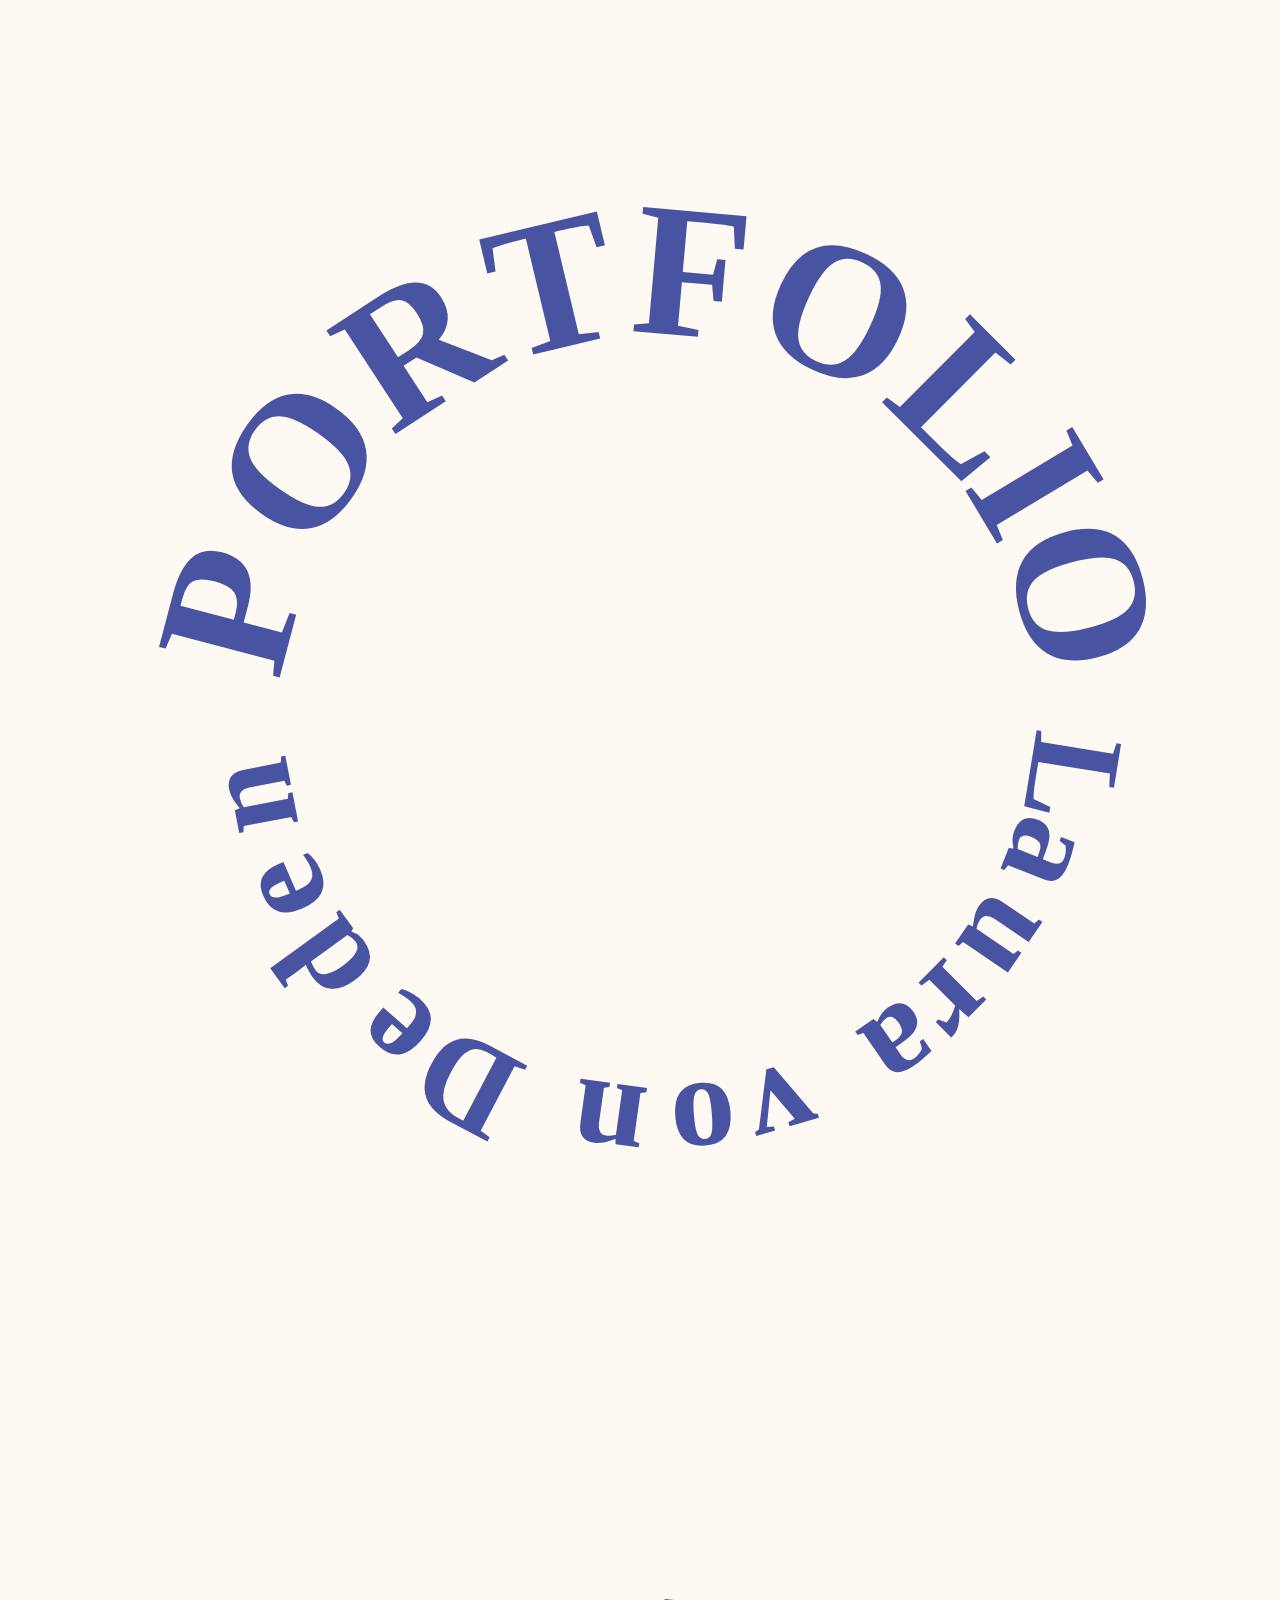
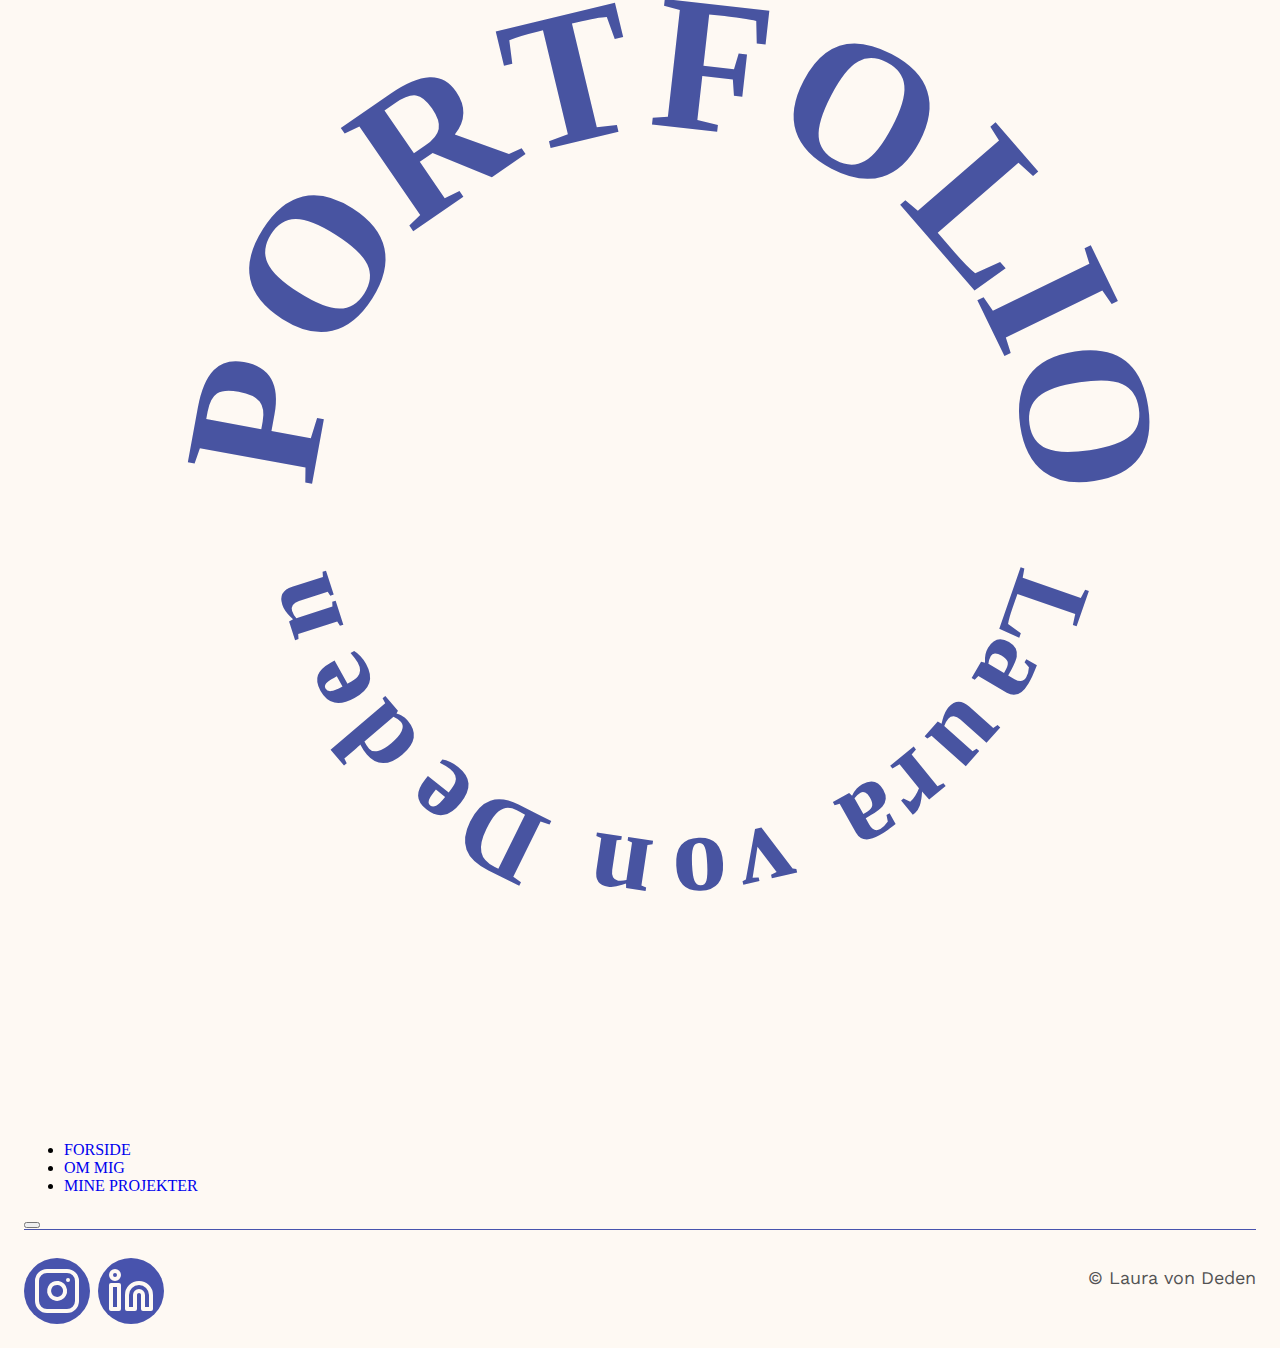
<file: index.html>
<!DOCTYPE html>
<html lang="da">
  <head>
    <meta charset="UTF-8" />
    <meta name="viewport" content="width=device-width, initial-scale=1.0" />
    <meta name="robots" content="noindex" />
    <link rel="stylesheet" href="CSS/custom.css" />
    <link rel="stylesheet" href="CSS/fonts.css" />
    <link rel="stylesheet" href="CSS/generel.css" />
    <link rel="stylesheet" href="CSS/layout.css" />
    <title>Forside</title>
  </head>
  <body>
    <header>
      <div id="logotype-wrapper" class="logo">
        <a href="index.html"><img id="logo_mobile" src="imgs/logo_mobile.svg" alt="logo_mobile" /><img id="logo_desktop" src="imgs/logo_desktop.svg" alt="logo_desktop" /></a>
      </div>
      <nav>
        <ul class="menu">
          <li><a href="index.html">FORSIDE</a></li>
          <li><a href="ommig.html">OM MIG</a></li>
          <li><a href="mineprojekter.html">MINE PROJEKTER</a></li>
        </ul>
        <button class="burger">
          <span class="line"></span>
          <span class="line"></span>
          <span class="line"></span>
        </button>
      </nav>
    </header>
    <main></main>
    <footer>
      <div class="footer_links">
        <img src="imgs/instagram.svg" alt="Instagram link" />
        <img src="imgs/linkedin.svg" alt="LinkedIn link" />
      </div>
      <p>&#169; Laura von Deden</p>
    </footer>
  </body>
</html>
<script src="JS/burger.js"></script>
</file>
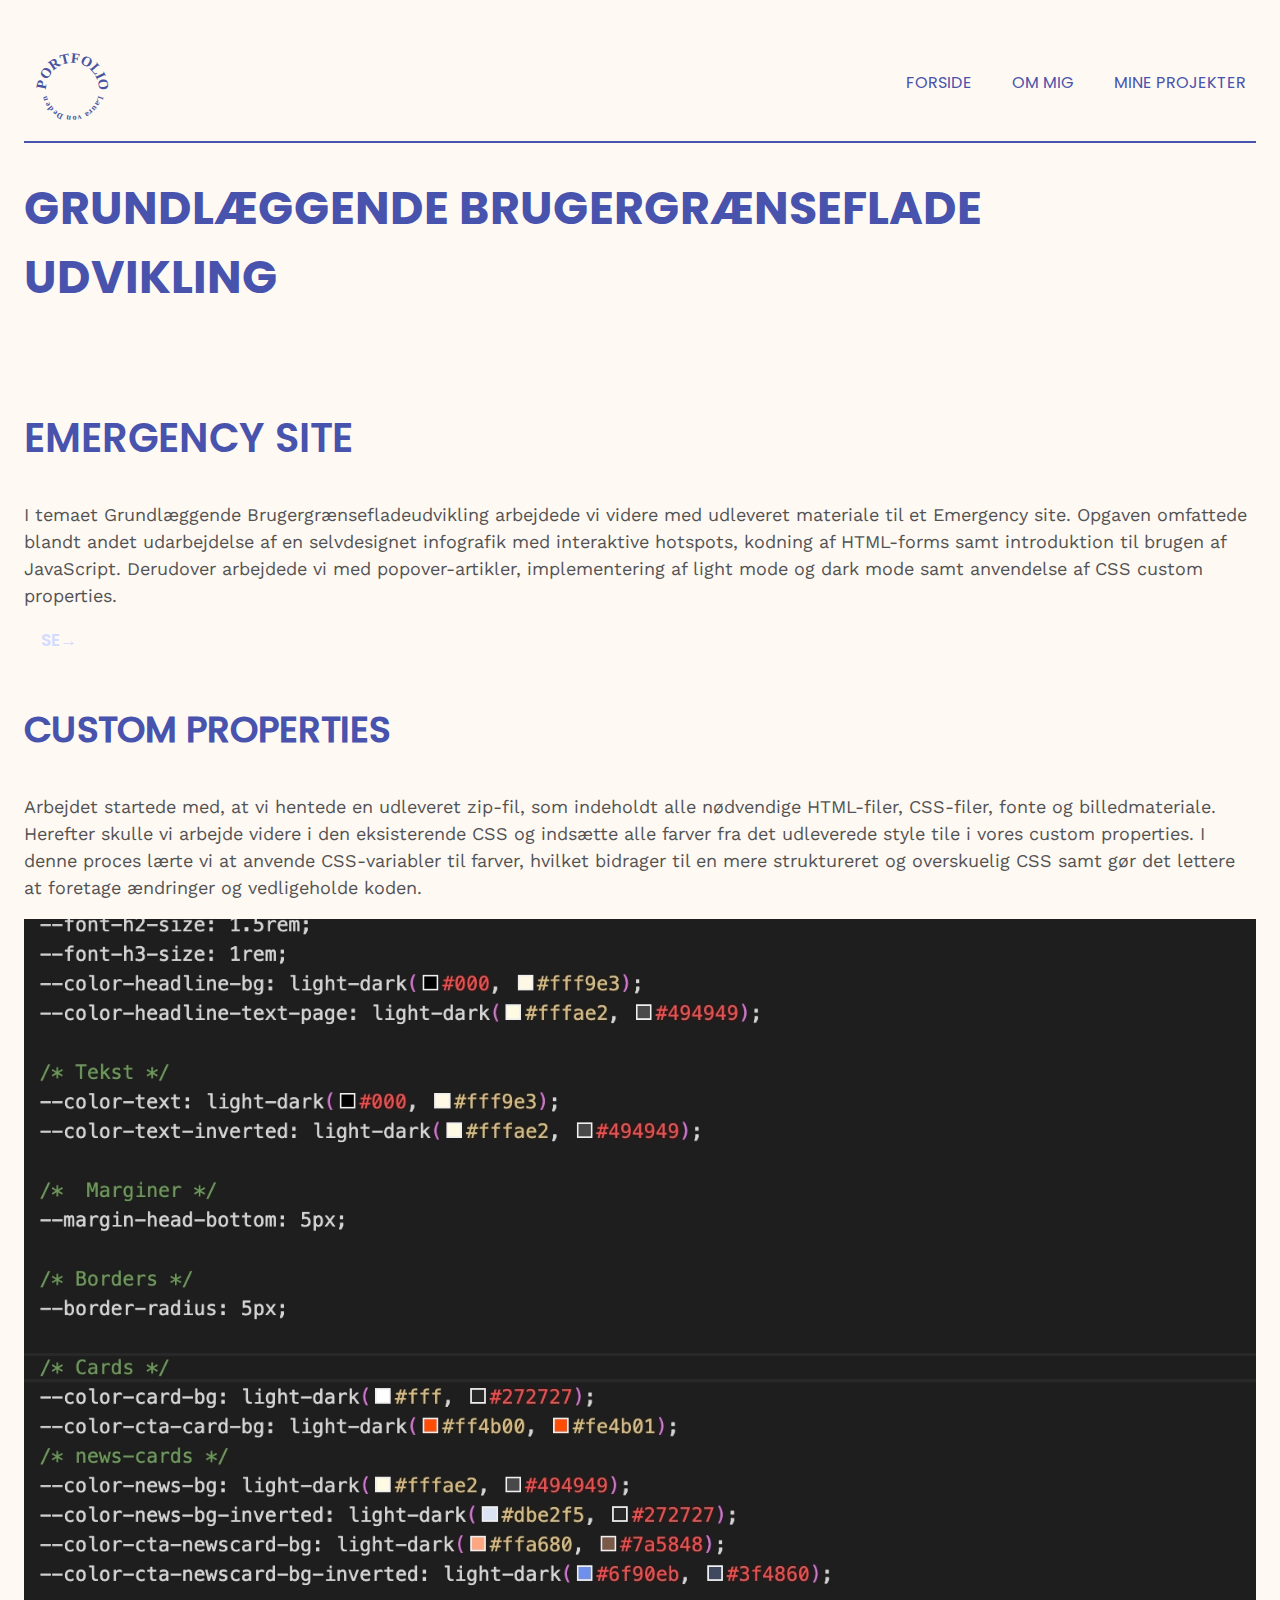
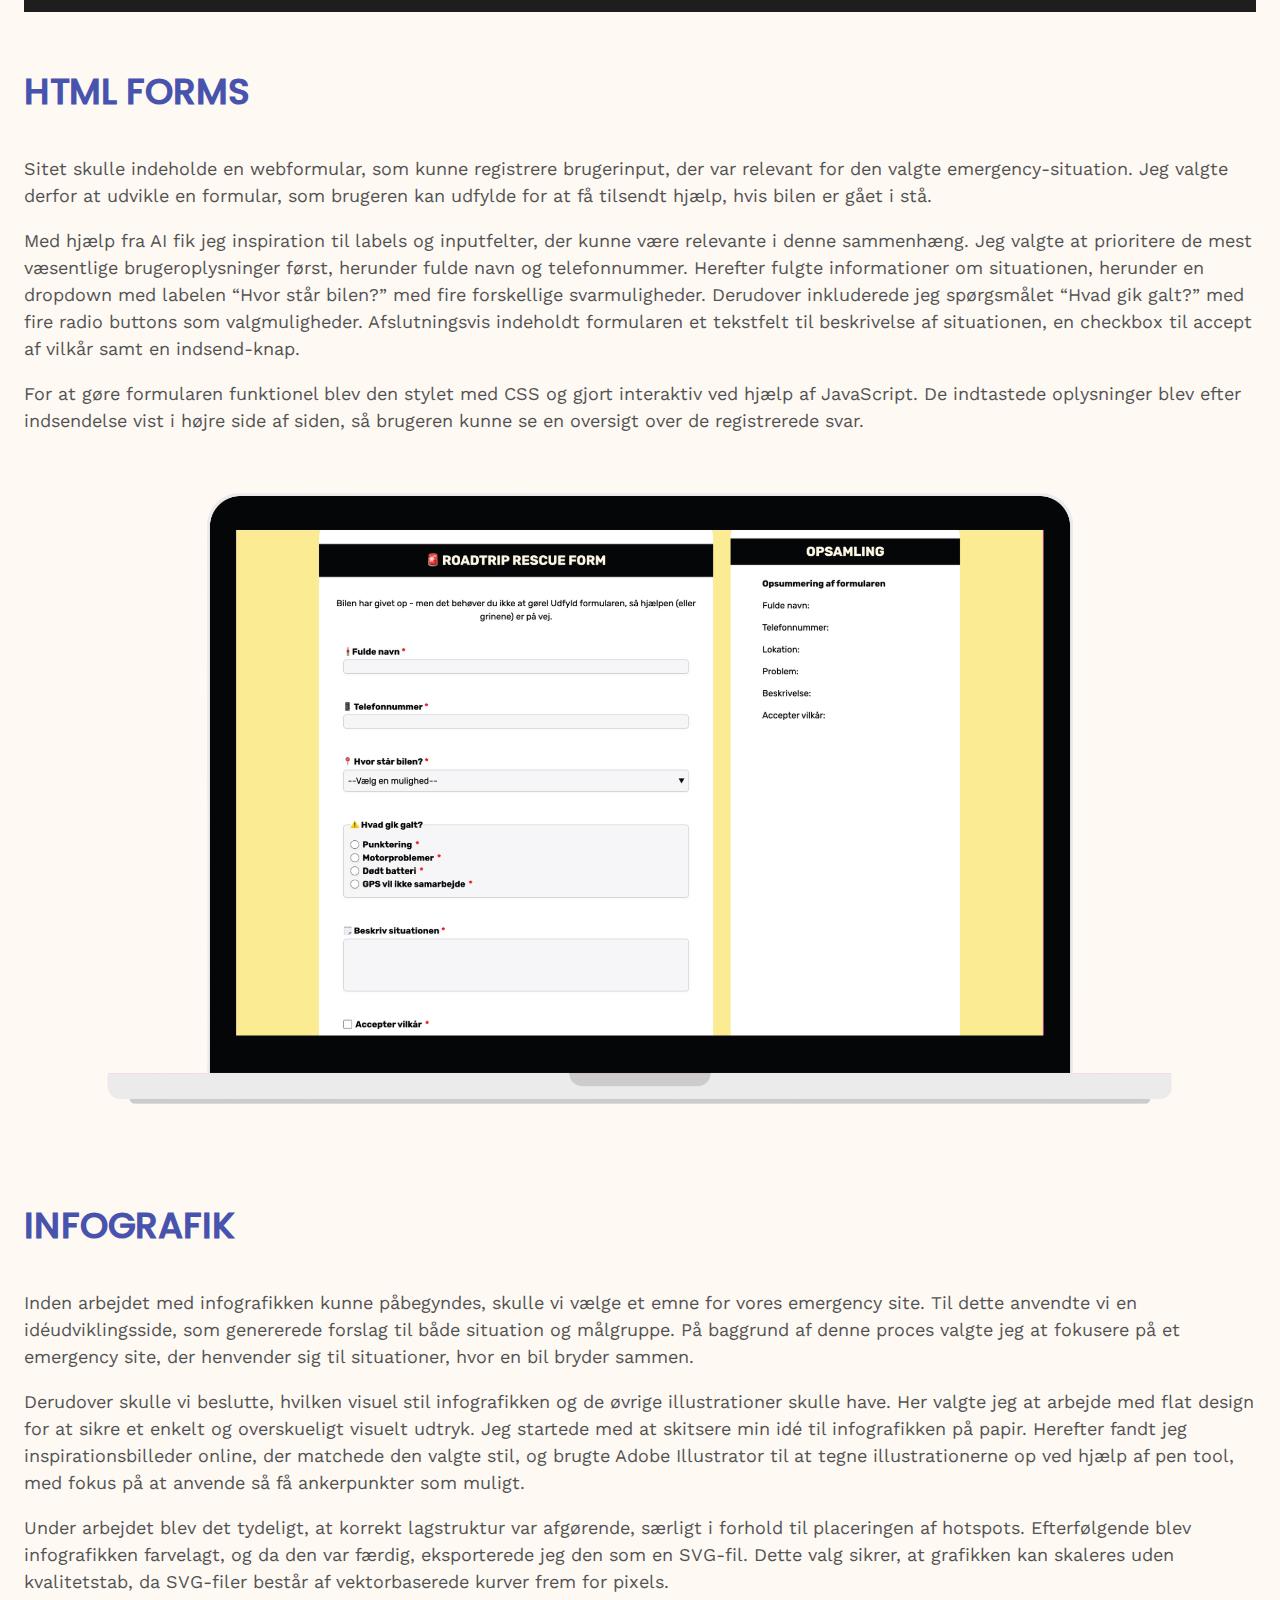
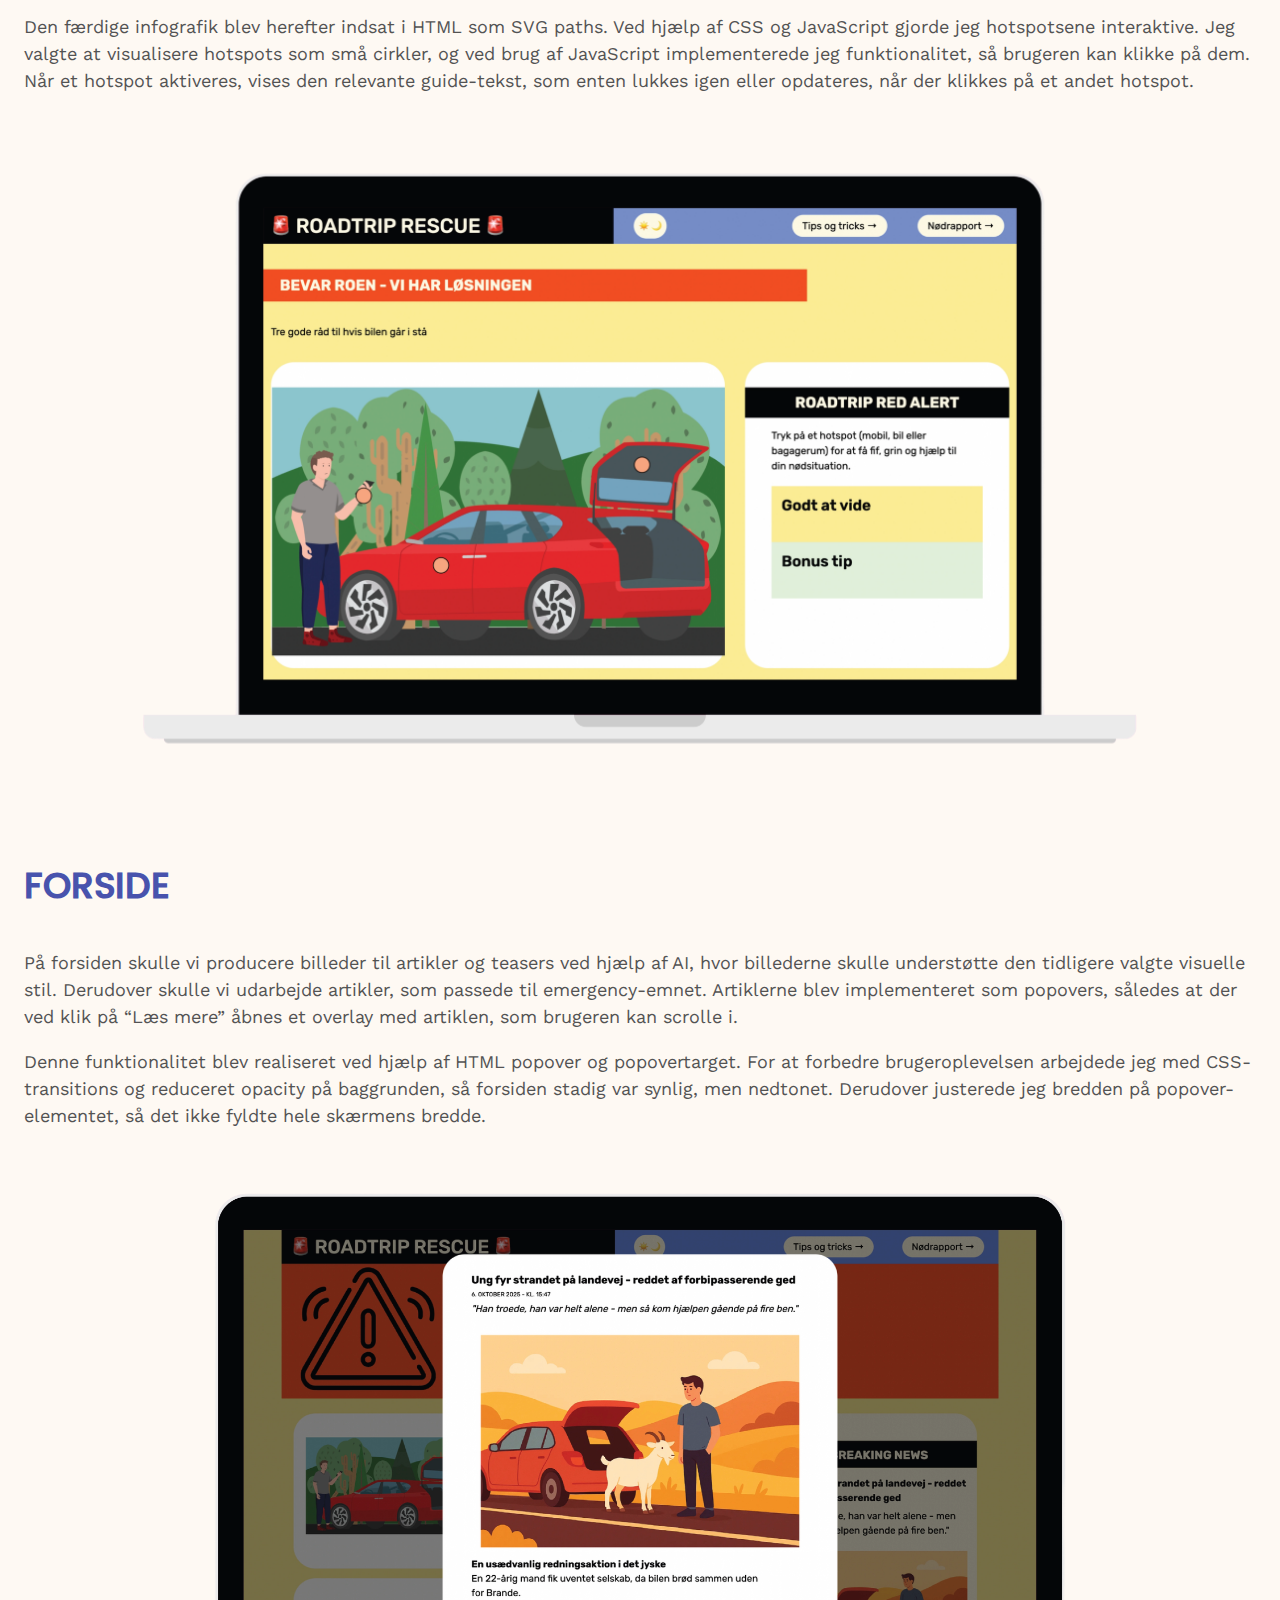
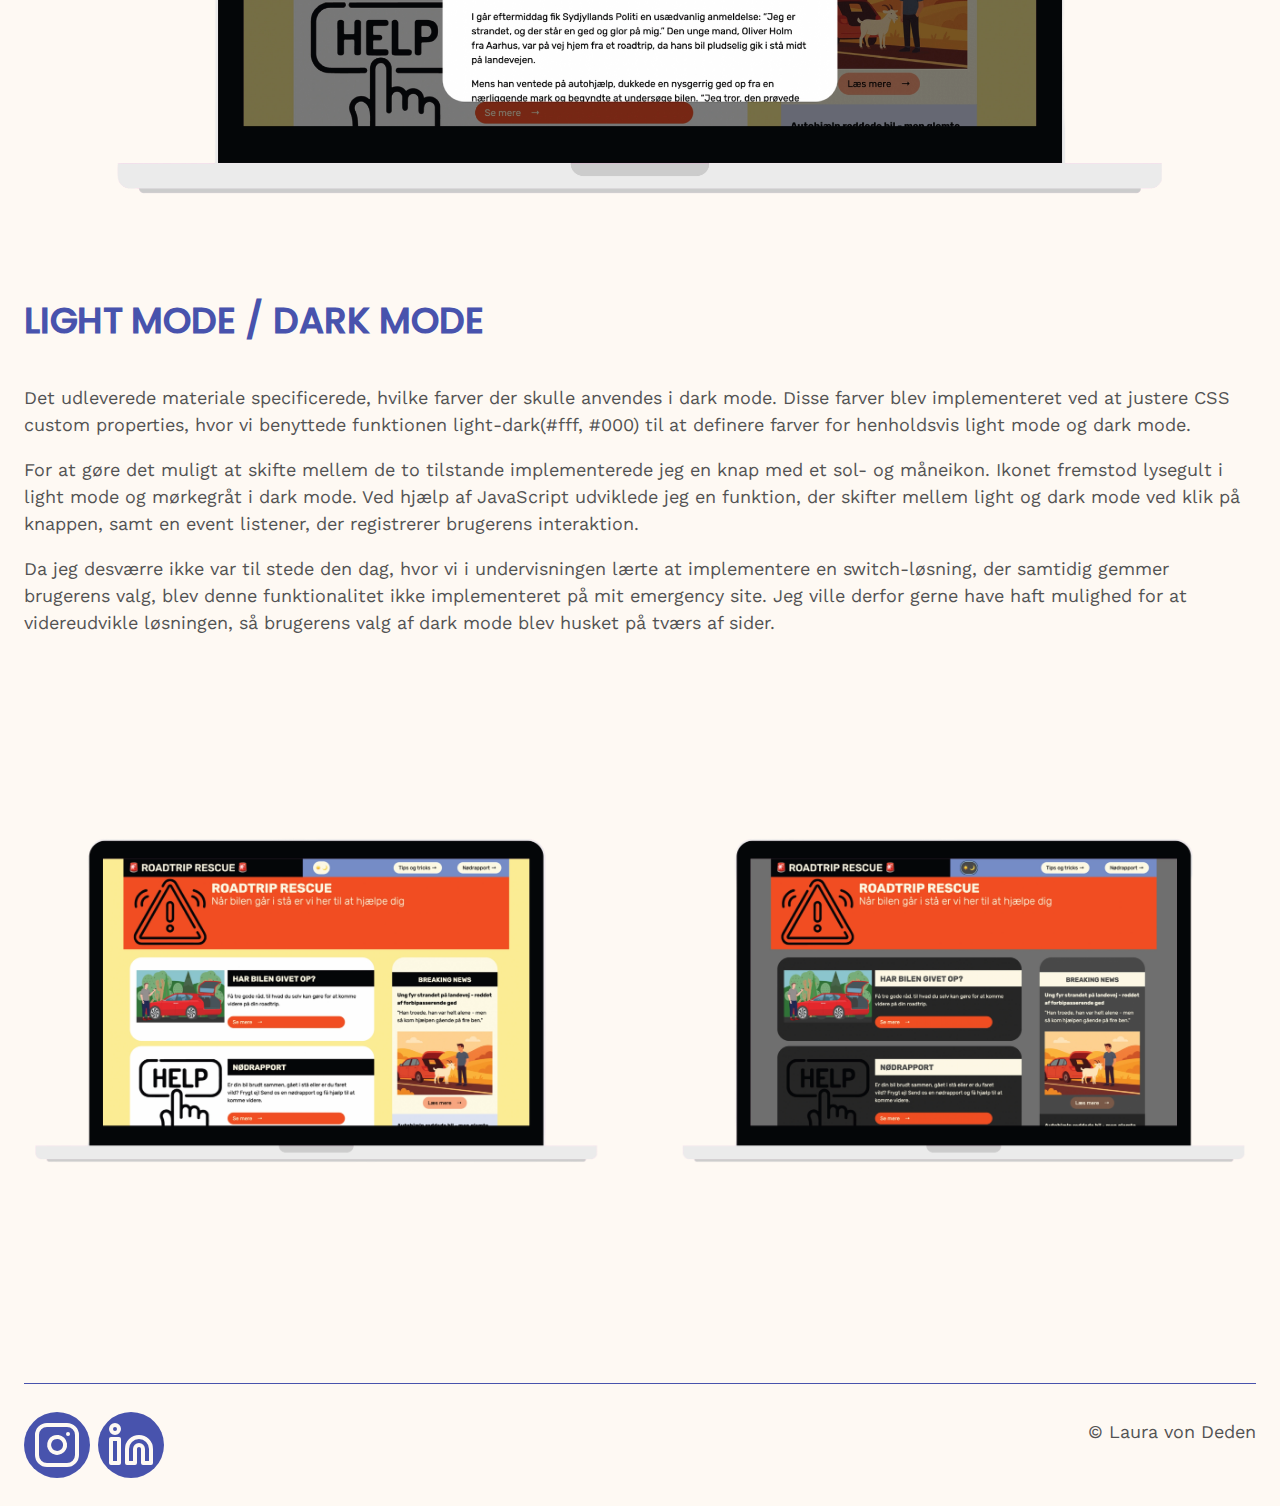
<file: bruger.html>
<!DOCTYPE html>
<html lang="da">
  <head>
    <meta charset="UTF-8" />
    <meta name="viewport" content="width=device-width, initial-scale=1.0" />
    <meta name="robots" content="noindex" />
    <link rel="stylesheet" href="CSS/custom.css" />
    <link rel="stylesheet" href="CSS/fonts.css" />
    <link rel="stylesheet" href="CSS/generel.css" />
    <link rel="stylesheet" href="CSS/layout.css" />
    <link rel="stylesheet" href="CSS/burger.css" />
    <title>Grundlæggende Brugergrænsefladeudvikling</title>
  </head>
  <body>
    <header>
      <div id="logotype-wrapper" class="logo">
        <a href="index.html"><img id="logo_mobile" src="imgs/logo_mobile.svg" alt="logo_mobile" /><img id="logo_desktop" src="imgs/logo_desktop.svg" alt="logo_desktop" /></a>
      </div>
      <nav>
        <ul class="menu">
          <li><a href="index.html">FORSIDE</a></li>
          <li><a href="ommig.html">OM MIG</a></li>
          <li><a href="mineprojekter.html">MINE PROJEKTER</a></li>
        </ul>
        <button class="burger">
          <span class="line"></span>
          <span class="line"></span>
          <span class="line"></span>
        </button>
      </nav>
    </header>
    <main>
      <h1>GRUNDLÆGGENDE BRUGERGRÆNSEFLADE<br />UDVIKLING</h1>
      <section>
        <h2>EMERGENCY SITE</h2>
        <p>
          I temaet Grundlæggende Brugergrænsefladeudvikling arbejdede vi videre med udleveret materiale til et Emergency site. Opgaven omfattede blandt andet udarbejdelse af en selvdesignet infografik med interaktive hotspots, kodning af HTML-forms
          samt introduktion til brugen af JavaScript. Derudover arbejdede vi med popover-artikler, implementering af light mode og dark mode samt anvendelse af CSS custom properties.
        </p>
        <a class="cta_btn" href="https://lauradeden.github.io/bilbrydersammen/">SE→</a>
        <div>
          <h3>CUSTOM PROPERTIES</h3>
          <p>
            Arbejdet startede med, at vi hentede en udleveret zip-fil, som indeholdt alle nødvendige HTML-filer, CSS-filer, fonte og billedmateriale. Herefter skulle vi arbejde videre i den eksisterende CSS og indsætte alle farver fra det udleverede
            style tile i vores custom properties. I denne proces lærte vi at anvende CSS-variabler til farver, hvilket bidrager til en mere struktureret og overskuelig CSS samt gør det lettere at foretage ændringer og vedligeholde koden.
          </p>
          <img src="imgs/emergency_custom.webp" alt="custom" />
        </div>
        <div>
          <h3>HTML FORMS</h3>
          <p>
            Sitet skulle indeholde en webformular, som kunne registrere brugerinput, der var relevant for den valgte emergency-situation. Jeg valgte derfor at udvikle en formular, som brugeren kan udfylde for at få tilsendt hjælp, hvis bilen er gået
            i stå.
          </p>
          <p>
            Med hjælp fra AI fik jeg inspiration til labels og inputfelter, der kunne være relevante i denne sammenhæng. Jeg valgte at prioritere de mest væsentlige brugeroplysninger først, herunder fulde navn og telefonnummer. Herefter fulgte
            informationer om situationen, herunder en dropdown med labelen “Hvor står bilen?” med fire forskellige svarmuligheder. Derudover inkluderede jeg spørgsmålet “Hvad gik galt?” med fire radio buttons som valgmuligheder. Afslutningsvis
            indeholdt formularen et tekstfelt til beskrivelse af situationen, en checkbox til accept af vilkår samt en indsend-knap.
          </p>
          <p>
            For at gøre formularen funktionel blev den stylet med CSS og gjort interaktiv ved hjælp af JavaScript. De indtastede oplysninger blev efter indsendelse vist i højre side af siden, så brugeren kunne se en oversigt over de registrerede
            svar.
          </p>
          <img src="imgs/emergency_forms.webp" alt="forms" />
        </div>
        <div>
          <h3>INFOGRAFIK</h3>
          <p>
            Inden arbejdet med infografikken kunne påbegyndes, skulle vi vælge et emne for vores emergency site. Til dette anvendte vi en idéudviklingsside, som genererede forslag til både situation og målgruppe. På baggrund af denne proces valgte
            jeg at fokusere på et emergency site, der henvender sig til situationer, hvor en bil bryder sammen.
          </p>
          <p>
            Derudover skulle vi beslutte, hvilken visuel stil infografikken og de øvrige illustrationer skulle have. Her valgte jeg at arbejde med flat design for at sikre et enkelt og overskueligt visuelt udtryk. Jeg startede med at skitsere min idé
            til infografikken på papir. Herefter fandt jeg inspirationsbilleder online, der matchede den valgte stil, og brugte Adobe Illustrator til at tegne illustrationerne op ved hjælp af pen tool, med fokus på at anvende så få ankerpunkter som
            muligt.
          </p>
          <p>
            Under arbejdet blev det tydeligt, at korrekt lagstruktur var afgørende, særligt i forhold til placeringen af hotspots. Efterfølgende blev infografikken farvelagt, og da den var færdig, eksporterede jeg den som en SVG-fil. Dette valg
            sikrer, at grafikken kan skaleres uden kvalitetstab, da SVG-filer består af vektorbaserede kurver frem for pixels.
          </p>
          <p>
            Den færdige infografik blev herefter indsat i HTML som SVG paths. Ved hjælp af CSS og JavaScript gjorde jeg hotspotsene interaktive. Jeg valgte at visualisere hotspots som små cirkler, og ved brug af JavaScript implementerede jeg
            funktionalitet, så brugeren kan klikke på dem. Når et hotspot aktiveres, vises den relevante guide-tekst, som enten lukkes igen eller opdateres, når der klikkes på et andet hotspot.
          </p>
          <img src="imgs/energency_infografik.webp" alt="infografik" />
        </div>
        <div>
          <h3>FORSIDE</h3>
          <p>
            På forsiden skulle vi producere billeder til artikler og teasers ved hjælp af AI, hvor billederne skulle understøtte den tidligere valgte visuelle stil. Derudover skulle vi udarbejde artikler, som passede til emergency-emnet. Artiklerne
            blev implementeret som popovers, således at der ved klik på “Læs mere” åbnes et overlay med artiklen, som brugeren kan scrolle i.
          </p>
          <p>
            Denne funktionalitet blev realiseret ved hjælp af HTML popover og popovertarget. For at forbedre brugeroplevelsen arbejdede jeg med CSS-transitions og reduceret opacity på baggrunden, så forsiden stadig var synlig, men nedtonet. Derudover
            justerede jeg bredden på popover-elementet, så det ikke fyldte hele skærmens bredde.
          </p>
          <img src="imgs/emergency_forside.webp" alt="forside" />
        </div>
        <div>
          <h3>LIGHT MODE / DARK MODE</h3>
          <p>
            Det udleverede materiale specificerede, hvilke farver der skulle anvendes i dark mode. Disse farver blev implementeret ved at justere CSS custom properties, hvor vi benyttede funktionen light-dark(#fff, #000) til at definere farver for
            henholdsvis light mode og dark mode.
          </p>
          <p>
            For at gøre det muligt at skifte mellem de to tilstande implementerede jeg en knap med et sol- og måneikon. Ikonet fremstod lysegult i light mode og mørkegråt i dark mode. Ved hjælp af JavaScript udviklede jeg en funktion, der skifter
            mellem light og dark mode ved klik på knappen, samt en event listener, der registrerer brugerens interaktion.
          </p>
          <p>
            Da jeg desværre ikke var til stede den dag, hvor vi i undervisningen lærte at implementere en switch-løsning, der samtidig gemmer brugerens valg, blev denne funktionalitet ikke implementeret på mit emergency site. Jeg ville derfor gerne
            have haft mulighed for at videreudvikle løsningen, så brugerens valg af dark mode blev husket på tværs af sider.
          </p>
          <img src="imgs/emergency_lightdark.webp" alt="lightdark" />
        </div>
      </section>
    </main>
    <footer>
      <div class="footer_links">
        <a href="https://www.instagram.com/lauradeden/"><img src="imgs/instagram.svg" alt="Instagram link" /></a>
        <a href="https://www.linkedin.com/in/laura-von-deden-5b04ab214/"><img src="imgs/linkedin.svg" alt="LinkedIn link" /></a>
      </div>
      <p>&#169; Laura von Deden</p>
    </footer>
  </body>
</html>
<script src="JS/burger.js"></script>
</file>
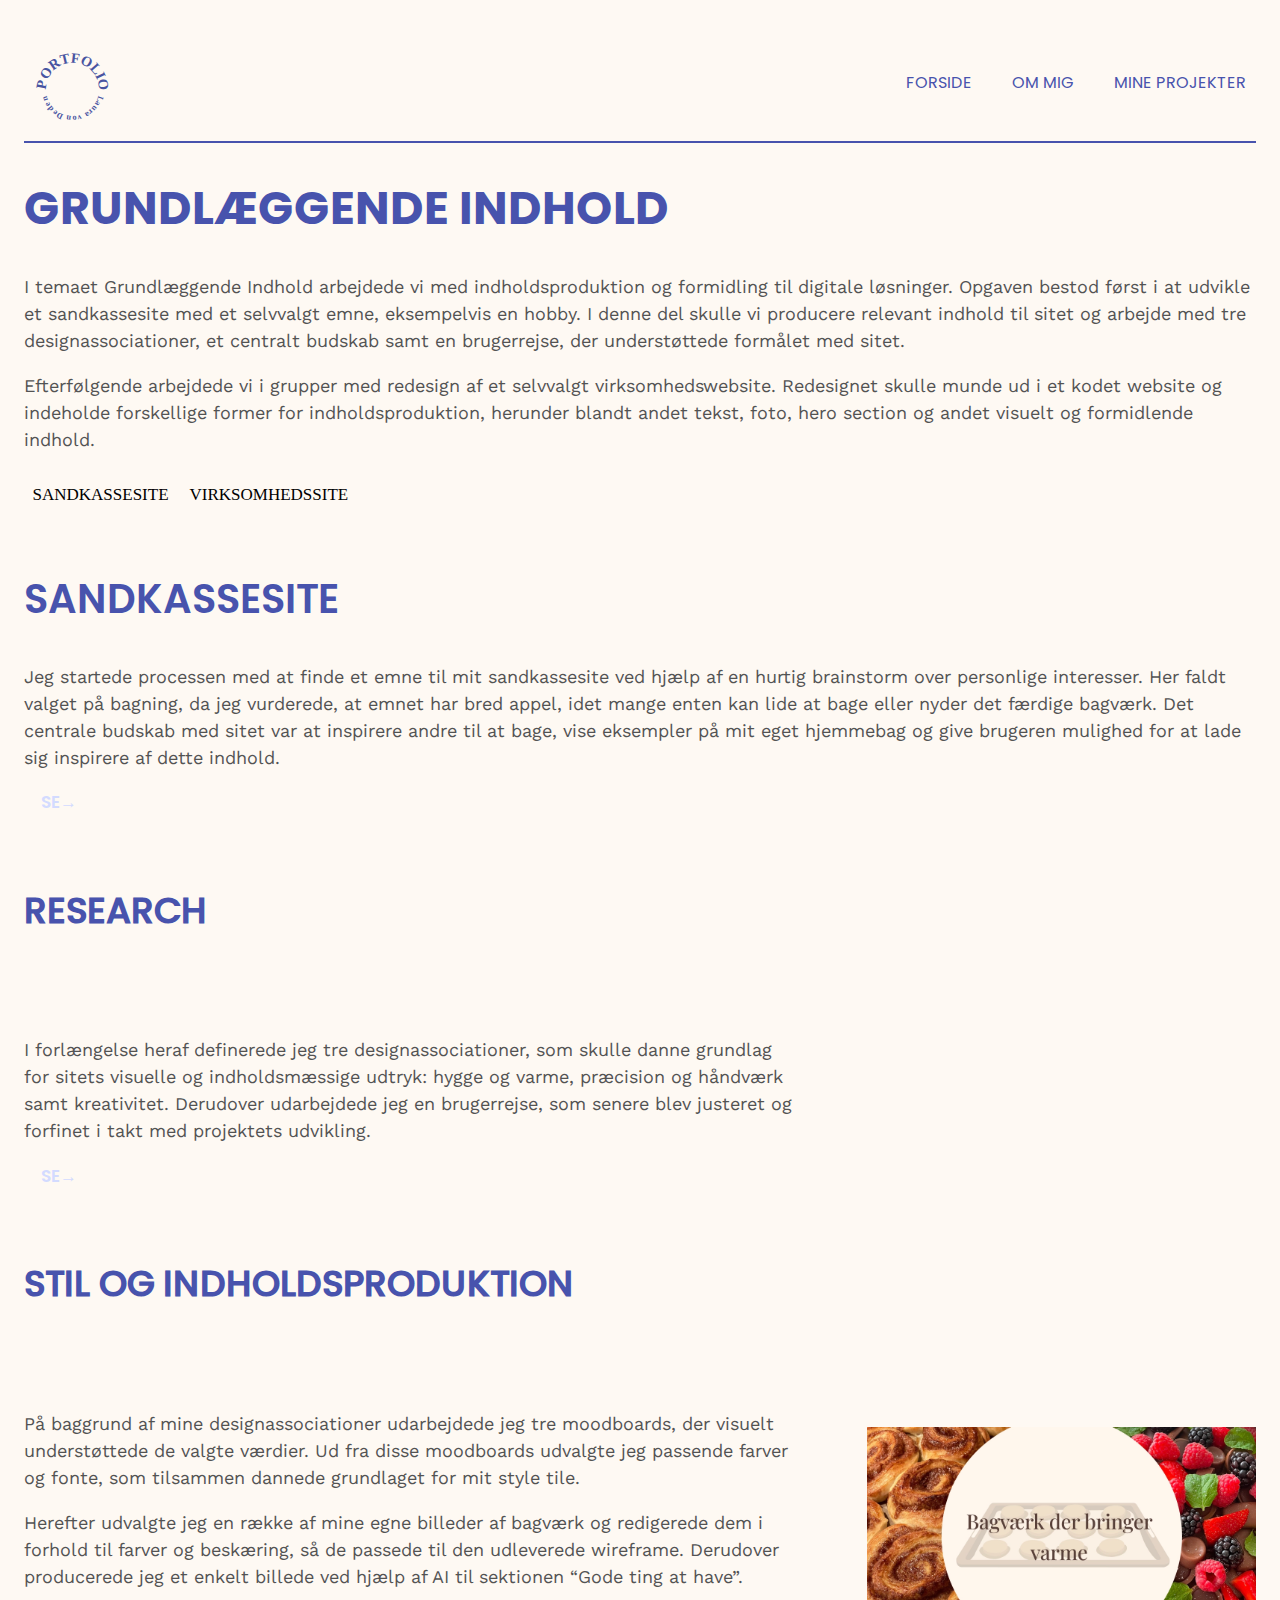
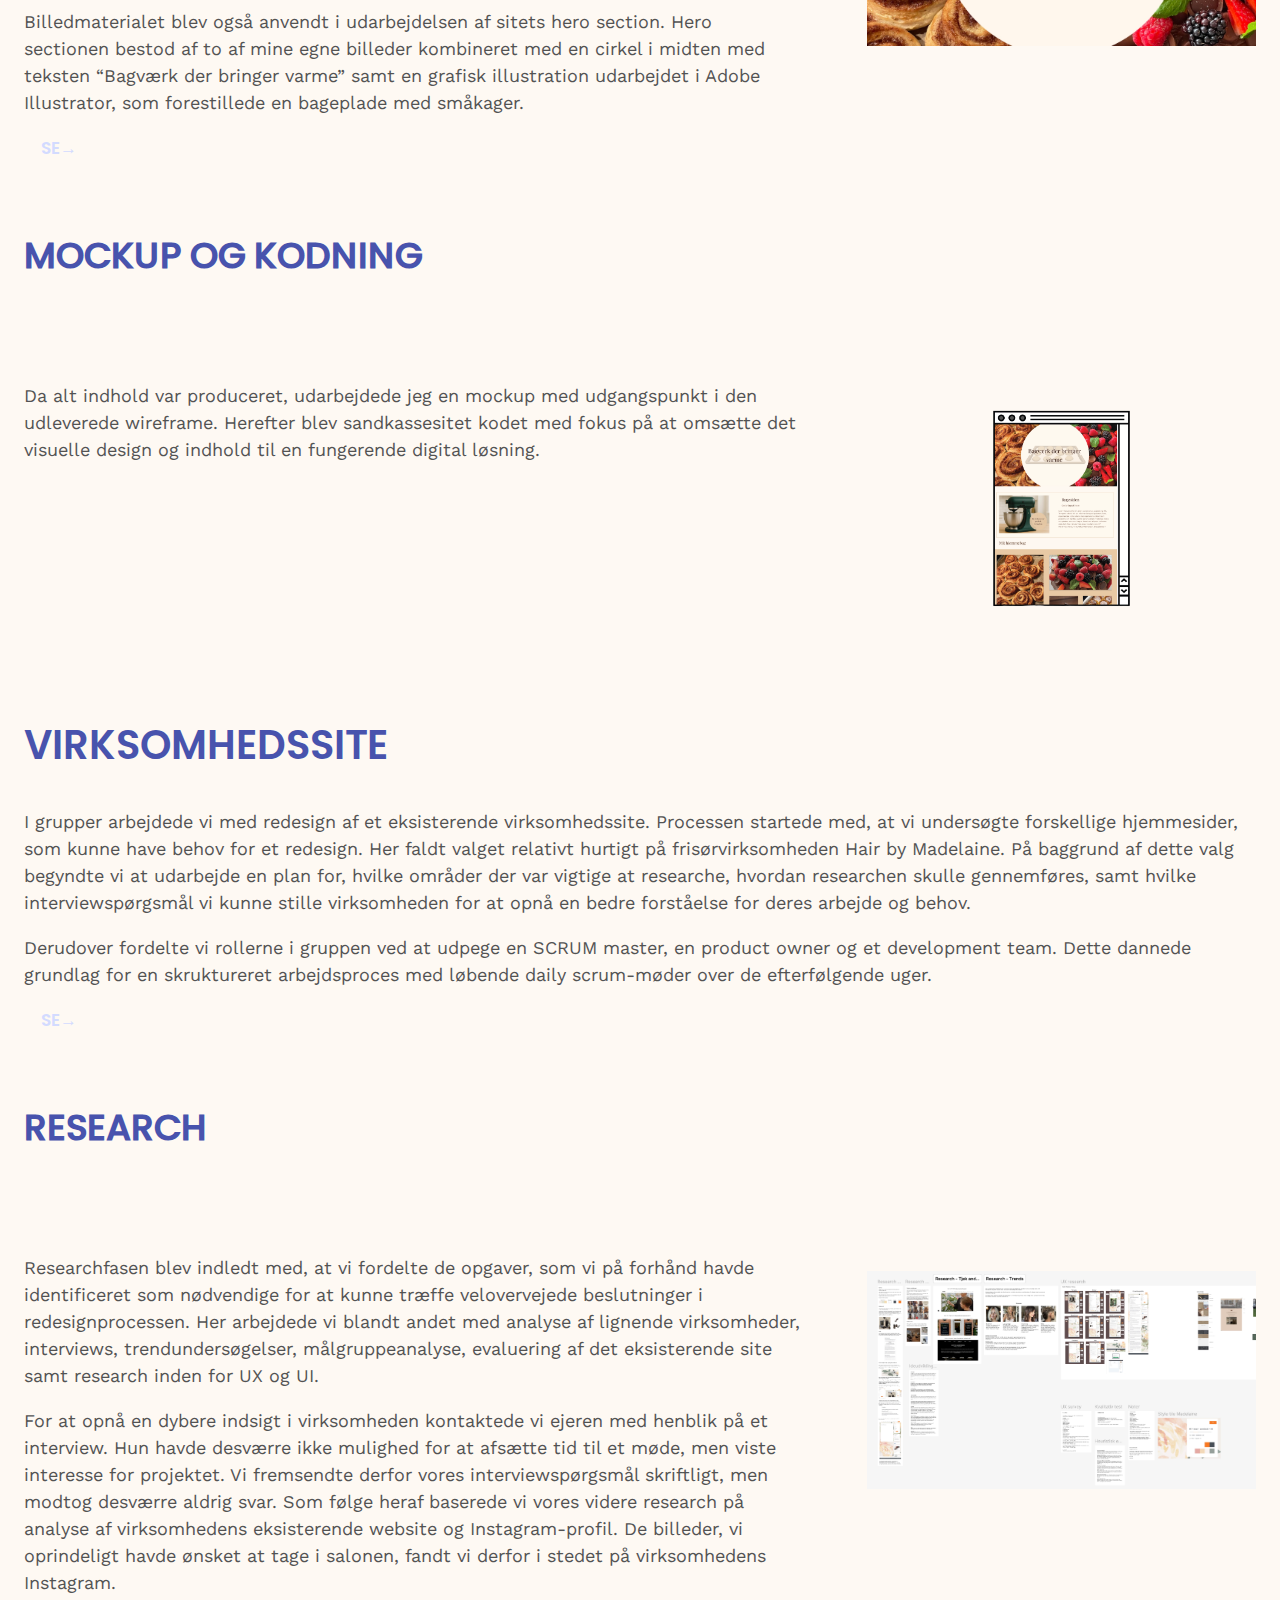
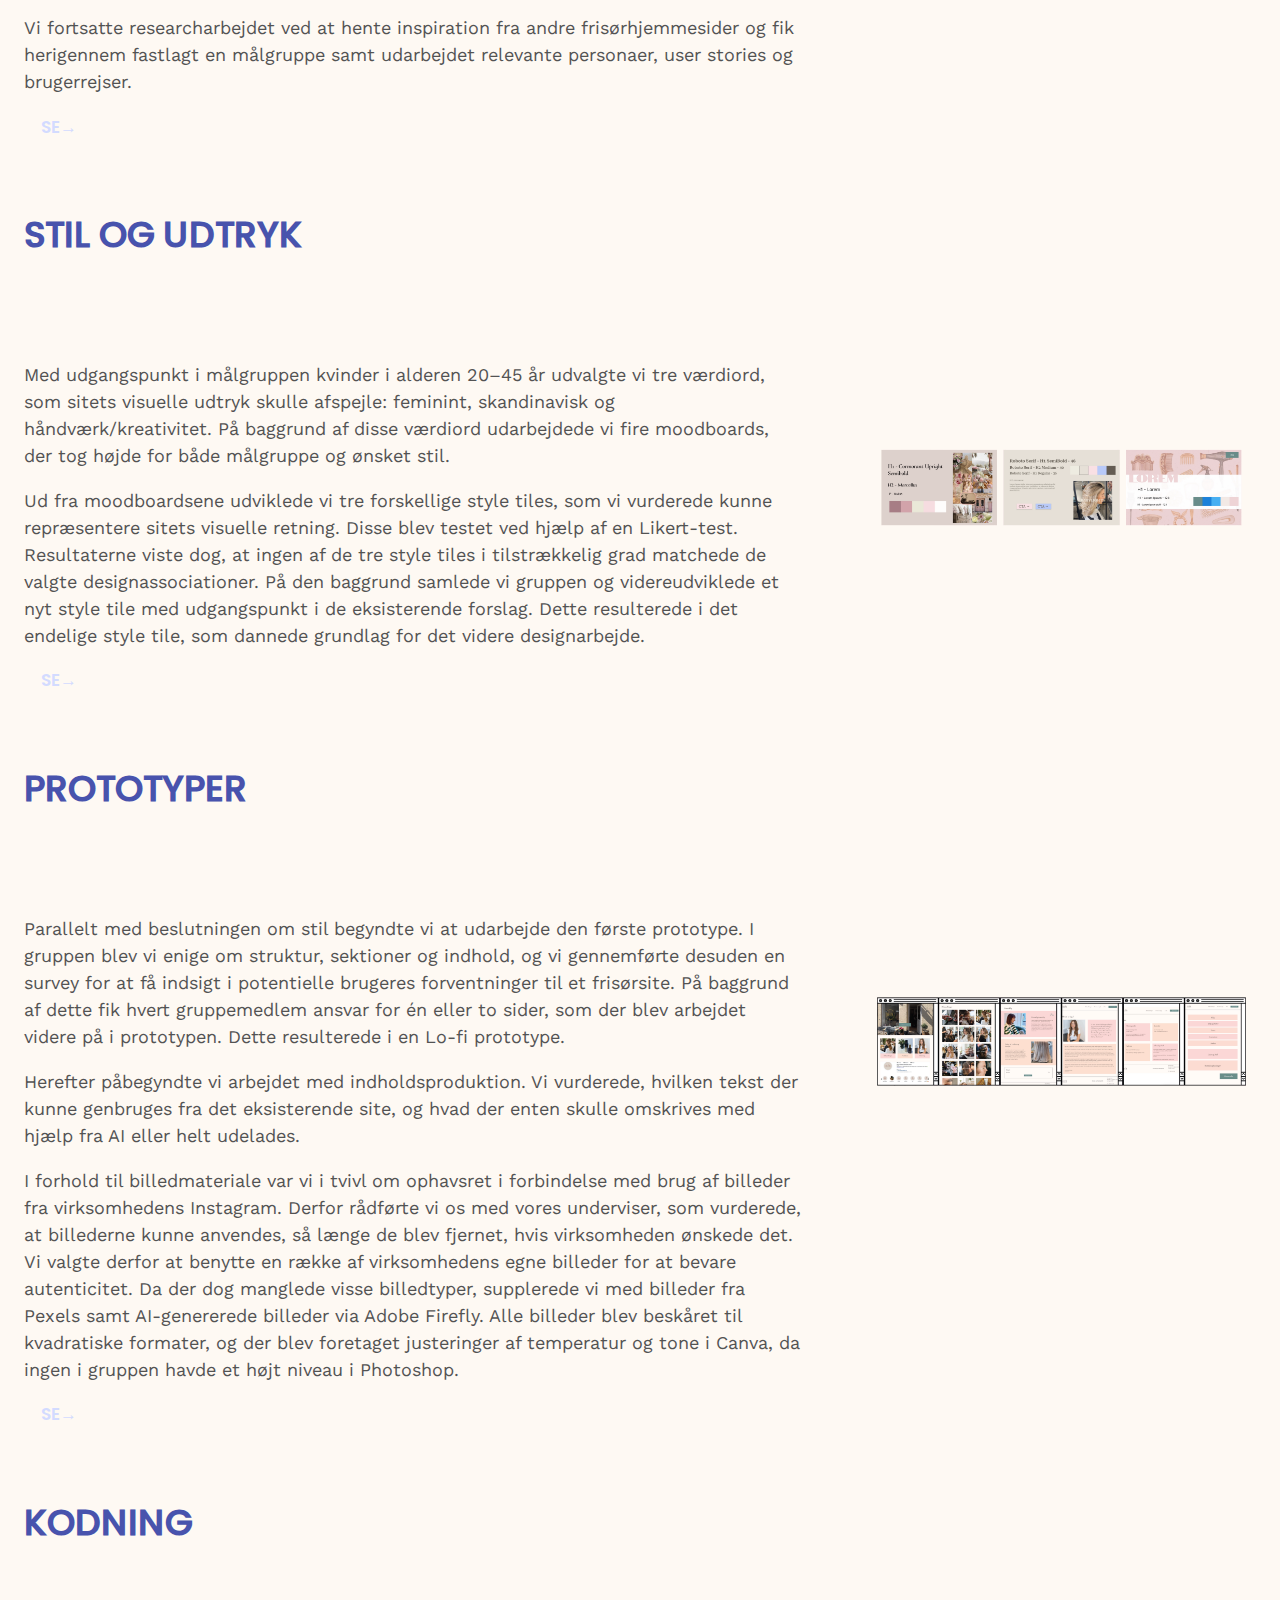
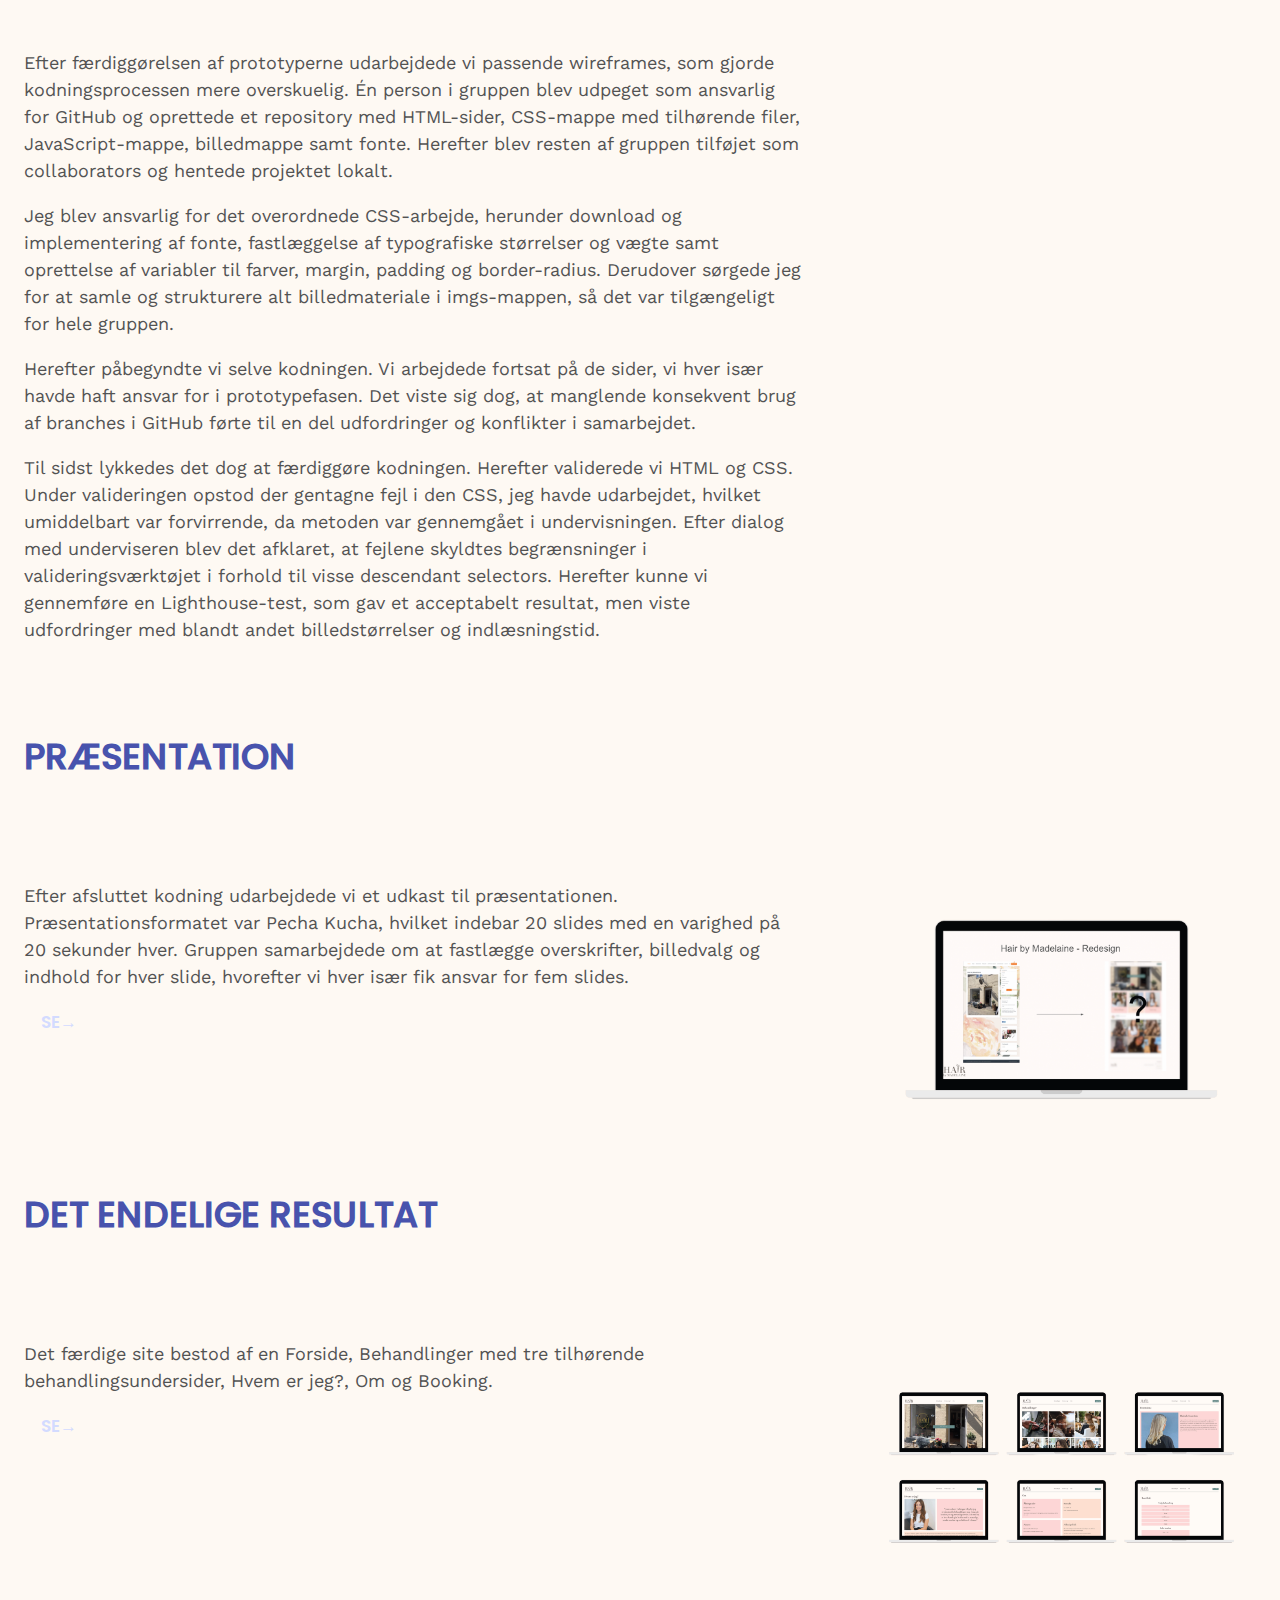
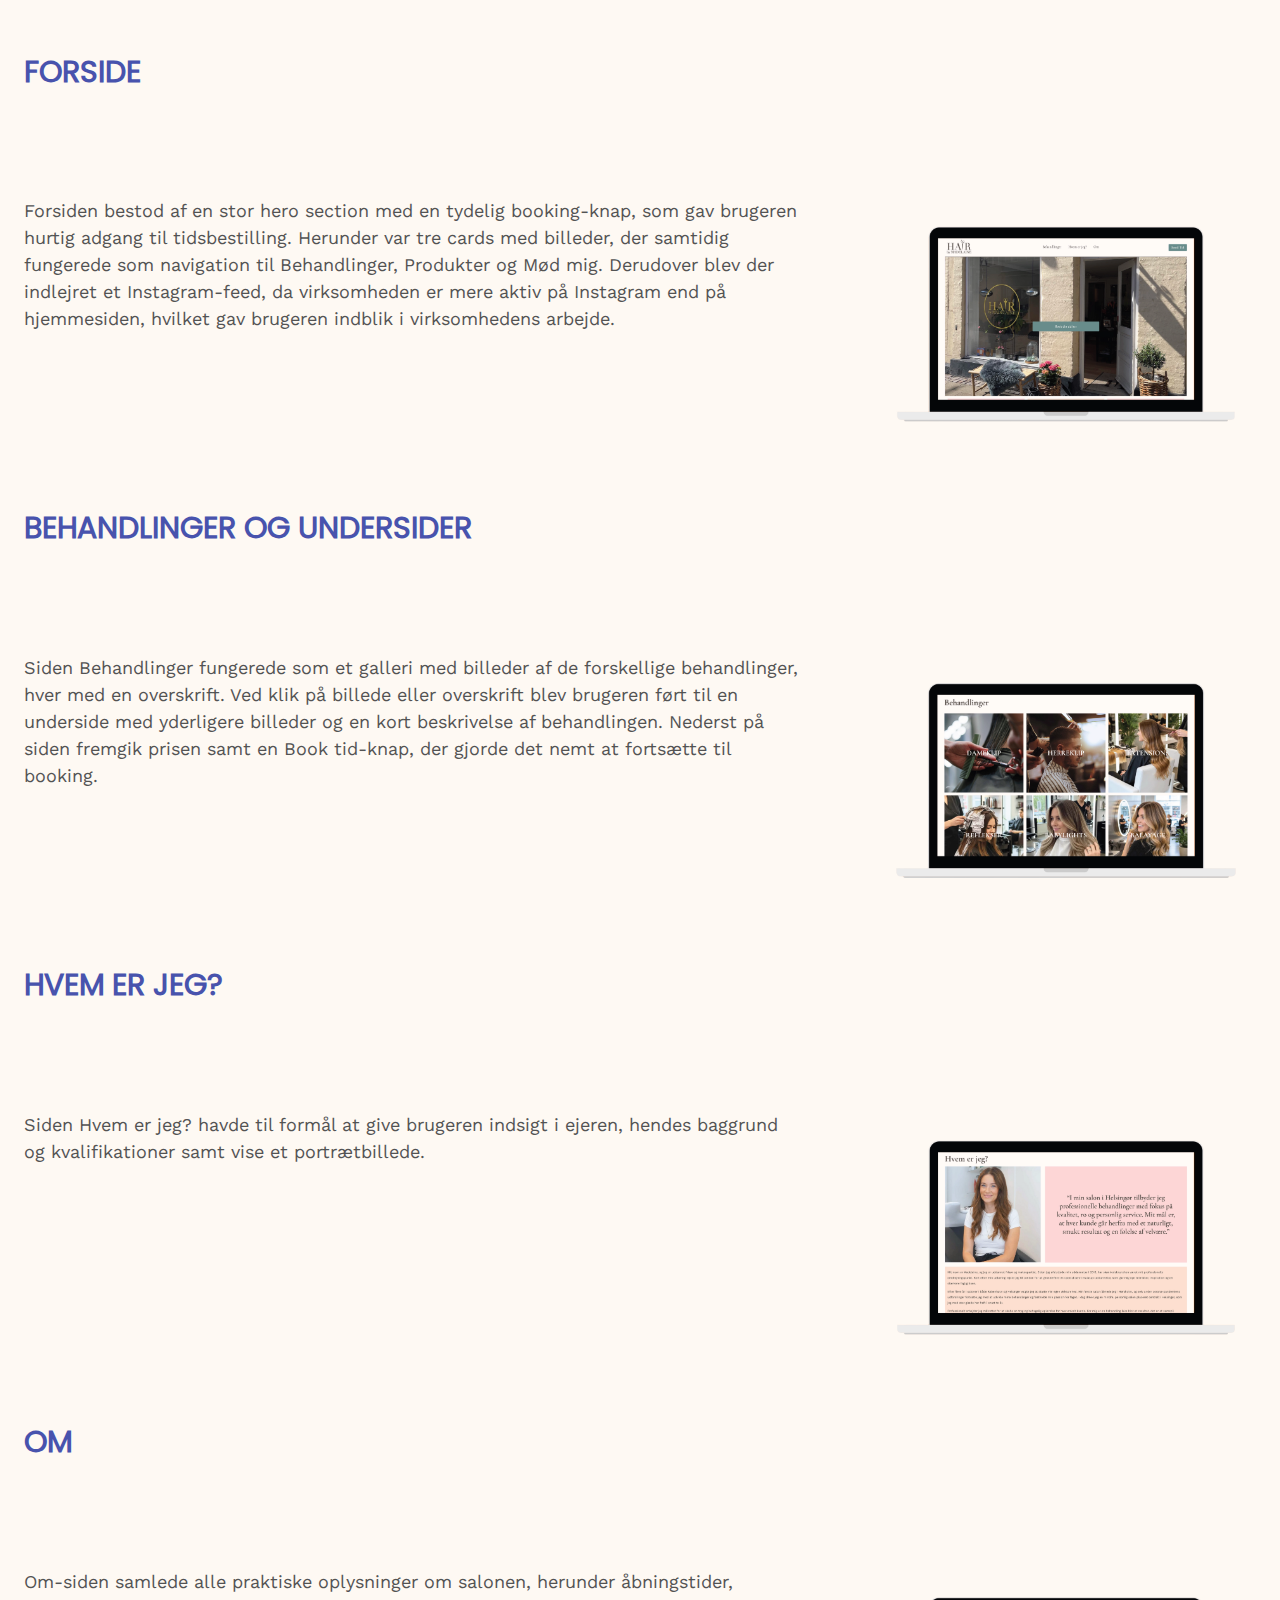
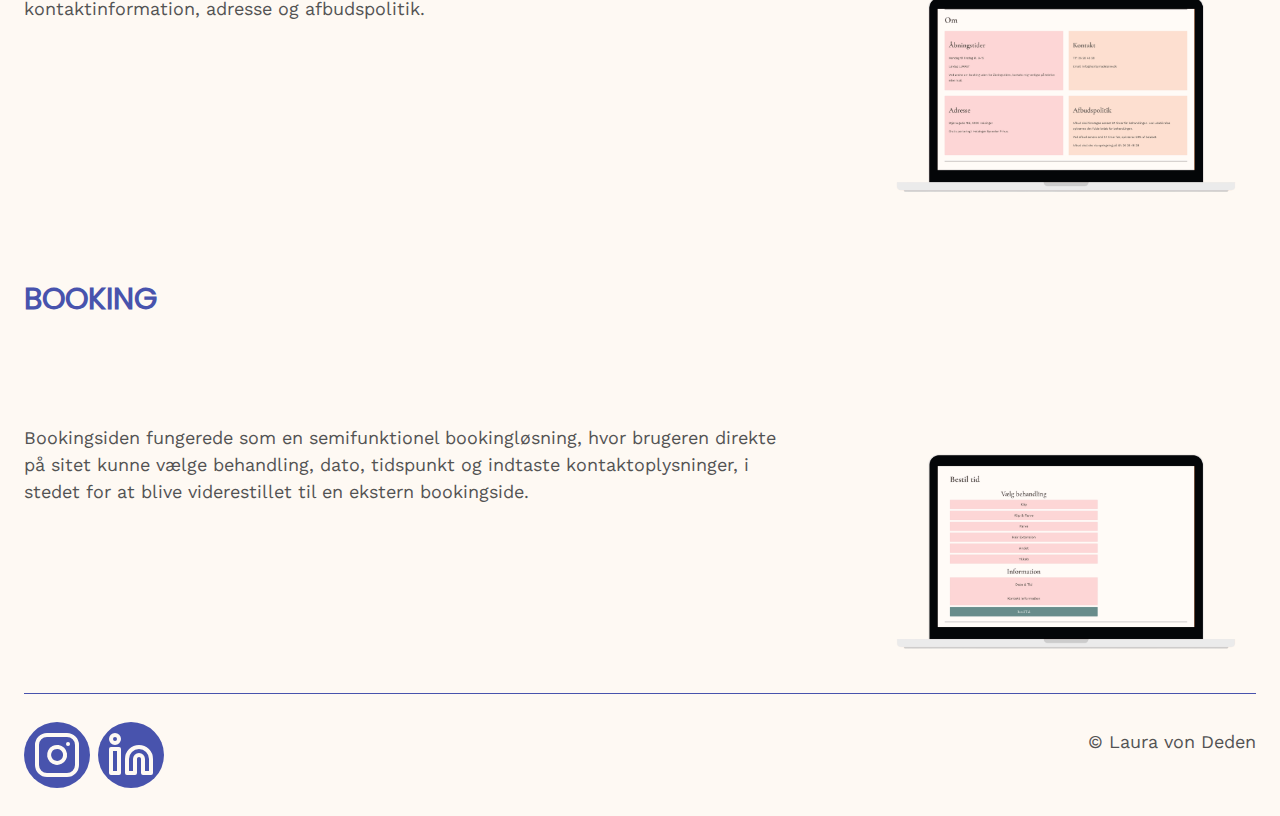
<file: indhold.html>
<!DOCTYPE html>
<html lang="da">
  <head>
    <meta charset="UTF-8" />
    <meta name="viewport" content="width=device-width, initial-scale=1.0" />
    <meta name="robots" content="noindex" />
    <link rel="stylesheet" href="CSS/custom.css" />
    <link rel="stylesheet" href="CSS/fonts.css" />
    <link rel="stylesheet" href="CSS/generel.css" />
    <link rel="stylesheet" href="CSS/layout.css" />
    <link rel="stylesheet" href="CSS/burger.css" />
    <link rel="icon" type="image/svg+xml" href="imgs/favicon.svg" />
    <title>Grundlæggende Indhold</title>
  </head>
  <body>
    <header>
      <div id="logotype-wrapper" class="logo">
        <a href="index.html"><img id="logo_mobile" src="imgs/logo_mobile.svg" alt="logo_mobile" /><img id="logo_desktop" src="imgs/logo_desktop.svg" alt="logo_desktop" /></a>
      </div>
      <nav>
        <ul class="menu">
          <li><a href="index.html">FORSIDE</a></li>
          <li><a href="ommig.html">OM MIG</a></li>
          <li><a href="mineprojekter.html">MINE PROJEKTER</a></li>
        </ul>
        <button class="burger">
          <span class="line"></span>
          <span class="line"></span>
          <span class="line"></span>
        </button>
      </nav>
    </header>
    <main>
      <h1>GRUNDLÆGGENDE INDHOLD</h1>
      <p>
        I temaet Grundlæggende Indhold arbejdede vi med indholdsproduktion og formidling til digitale løsninger. Opgaven bestod først i at udvikle et sandkassesite med et selvvalgt emne, eksempelvis en hobby. I denne del skulle vi producere relevant
        indhold til sitet og arbejde med tre designassociationer, et centralt budskab samt en brugerrejse, der understøttede formålet med sitet.
      </p>
      <p>
        Efterfølgende arbejdede vi i grupper med redesign af et selvvalgt virksomhedswebsite. Redesignet skulle munde ud i et kodet website og indeholde forskellige former for indholdsproduktion, herunder blandt andet tekst, foto, hero section og
        andet visuelt og formidlende indhold.
      </p>
      <div class="scroll">
        <a class="scroll_btn" href="#sandkassesite">SANDKASSESITE</a>
        <a class="scroll_btn" href="#virksomhedssite">VIRKSOMHEDSSITE</a>
      </div>
      <section class="intro">
        <h2 id="sandkassesite">SANDKASSESITE</h2>
        <p>
          Jeg startede processen med at finde et emne til mit sandkassesite ved hjælp af en hurtig brainstorm over personlige interesser. Her faldt valget på bagning, da jeg vurderede, at emnet har bred appel, idet mange enten kan lide at bage eller
          nyder det færdige bagværk. Det centrale budskab med sitet var at inspirere andre til at bage, vise eksempler på mit eget hjemmebag og give brugeren mulighed for at lade sig inspirere af dette indhold.
        </p>
        <a class="cta_btn" href="https://lauradeden.github.io/Sandkassesite/" target="_blank">SE→</a>
      </section>
      <h3>RESEARCH</h3>
      <section class="sectiongrid2_1">
        <div>
          <p>
            I forlængelse heraf definerede jeg tre designassociationer, som skulle danne grundlag for sitets visuelle og indholdsmæssige udtryk: hygge og varme, præcision og håndværk samt kreativitet. Derudover udarbejdede jeg en brugerrejse, som
            senere blev justeret og forfinet i takt med projektets udvikling.
          </p>
          <a class="cta_btn" href="https://www.figma.com/design/f6RqVgTggnjK1DzLcHIh0h/Dokumentation-Sandkassesite?node-id=0-1&t=IBToVTRfaz9WtfAA-1" target="_blank">SE→</a>
        </div>
      </section>
      <h3>STIL OG INDHOLDSPRODUKTION</h3>
      <section class="sectiongrid2_1">
        <div>
          <p>På baggrund af mine designassociationer udarbejdede jeg tre moodboards, der visuelt understøttede de valgte værdier. Ud fra disse moodboards udvalgte jeg passende farver og fonte, som tilsammen dannede grundlaget for mit style tile.</p>
          <p>
            Herefter udvalgte jeg en række af mine egne billeder af bagværk og redigerede dem i forhold til farver og beskæring, så de passede til den udleverede wireframe. Derudover producerede jeg et enkelt billede ved hjælp af AI til sektionen
            “Gode ting at have”.
          </p>
          <p>
            Billedmaterialet blev også anvendt i udarbejdelsen af sitets hero section. Hero sectionen bestod af to af mine egne billeder kombineret med en cirkel i midten med teksten “Bagværk der bringer varme” samt en grafisk illustration udarbejdet
            i Adobe Illustrator, som forestillede en bageplade med småkager.
          </p>
          <a class="cta_btn" href="https://www.figma.com/design/f6RqVgTggnjK1DzLcHIh0h/Dokumentation-Sandkassesite?node-id=0-1&t=IBToVTRfaz9WtfAA-1" target="_blank">SE→</a>
        </div>
        <img src="imgs/sandkasse_hero.webp" alt="hero" />
      </section>
      <h3>MOCKUP OG KODNING</h3>
      <section class="sectiongrid2_1">
        <div>
          <p>Da alt indhold var produceret, udarbejdede jeg en mockup med udgangspunkt i den udleverede wireframe. Herefter blev sandkassesitet kodet med fokus på at omsætte det visuelle design og indhold til en fungerende digital løsning.</p>
        </div>
        <img src="imgs/sandkasse_mockup.webp" alt="mockup" />
      </section>
      <section class="intro">
        <h2 id="virksomhedssite">VIRKSOMHEDSSITE</h2>
        <p>
          I grupper arbejdede vi med redesign af et eksisterende virksomhedssite. Processen startede med, at vi undersøgte forskellige hjemmesider, som kunne have behov for et redesign. Her faldt valget relativt hurtigt på frisørvirksomheden Hair by
          Madelaine. På baggrund af dette valg begyndte vi at udarbejde en plan for, hvilke områder der var vigtige at researche, hvordan researchen skulle gennemføres, samt hvilke interviewspørgsmål vi kunne stille virksomheden for at opnå en bedre
          forståelse for deres arbejde og behov.
        </p>
        <p>Derudover fordelte vi rollerne i gruppen ved at udpege en SCRUM master, en product owner og et development team. Dette dannede grundlag for en skruktureret arbejdsproces med løbende daily scrum-møder over de efterfølgende uger.</p>
        <a class="cta_btn" href="https://lauradeden.github.io/Virksomhedssite---Laura/" target="_blank">SE→</a>
      </section>
      <h3>RESEARCH</h3>
      <section class="sectiongrid2_1">
        <div>
          <p>
            Researchfasen blev indledt med, at vi fordelte de opgaver, som vi på forhånd havde identificeret som nødvendige for at kunne træffe velovervejede beslutninger i redesignprocessen. Her arbejdede vi blandt andet med analyse af lignende
            virksomheder, interviews, trendundersøgelser, målgruppeanalyse, evaluering af det eksisterende site samt research inden for UX og UI.
          </p>
          <p>
            For at opnå en dybere indsigt i virksomheden kontaktede vi ejeren med henblik på et interview. Hun havde desværre ikke mulighed for at afsætte tid til et møde, men viste interesse for projektet. Vi fremsendte derfor vores
            interviewspørgsmål skriftligt, men modtog desværre aldrig svar. Som følge heraf baserede vi vores videre research på analyse af virksomhedens eksisterende website og Instagram-profil. De billeder, vi oprindeligt havde ønsket at tage i
            salonen, fandt vi derfor i stedet på virksomhedens Instagram.
          </p>
          <p>Vi fortsatte researcharbejdet ved at hente inspiration fra andre frisørhjemmesider og fik herigennem fastlagt en målgruppe samt udarbejdet relevante personaer, user stories og brugerrejser.</p>
          <a class="cta_btn" href="https://www.figma.com/design/kq0yGBUIW68YXScJ1NU8Vs/Virksomhedssite-Dokumentation?node-id=0-1&t=nrRmaJtDQvQ0NesD-1" target="_blank">SE→</a>
        </div>
        <img src="imgs/virksomhedssite_research.webp" alt="research" />
      </section>
      <h3>STIL OG UDTRYK</h3>
      <section class="sectiongrid2_1">
        <div>
          <p>
            Med udgangspunkt i målgruppen kvinder i alderen 20–45 år udvalgte vi tre værdiord, som sitets visuelle udtryk skulle afspejle: feminint, skandinavisk og håndværk/kreativitet. På baggrund af disse værdiord udarbejdede vi fire moodboards,
            der tog højde for både målgruppe og ønsket stil.
          </p>
          <p>
            Ud fra moodboardsene udviklede vi tre forskellige style tiles, som vi vurderede kunne repræsentere sitets visuelle retning. Disse blev testet ved hjælp af en Likert-test. Resultaterne viste dog, at ingen af de tre style tiles i
            tilstrækkelig grad matchede de valgte designassociationer. På den baggrund samlede vi gruppen og videreudviklede et nyt style tile med udgangspunkt i de eksisterende forslag. Dette resulterede i det endelige style tile, som dannede
            grundlag for det videre designarbejde.
          </p>
          <a class="cta_btn" href="https://www.figma.com/design/kq0yGBUIW68YXScJ1NU8Vs/Virksomhedssite-Dokumentation?node-id=0-1&t=nrRmaJtDQvQ0NesD-1" target="_blank">SE→</a>
        </div>
        <img src="imgs/virksomhedssite_stil.webp" alt="stil" />
      </section>
      <h3>PROTOTYPER</h3>
      <section class="sectiongrid2_1">
        <div>
          <p>
            Parallelt med beslutningen om stil begyndte vi at udarbejde den første prototype. I gruppen blev vi enige om struktur, sektioner og indhold, og vi gennemførte desuden en survey for at få indsigt i potentielle brugeres forventninger til et
            frisørsite. På baggrund af dette fik hvert gruppemedlem ansvar for én eller to sider, som der blev arbejdet videre på i prototypen. Dette resulterede i en Lo-fi prototype.
          </p>
          <p>Herefter påbegyndte vi arbejdet med indholdsproduktion. Vi vurderede, hvilken tekst der kunne genbruges fra det eksisterende site, og hvad der enten skulle omskrives med hjælp fra AI eller helt udelades.</p>
          <p>
            I forhold til billedmateriale var vi i tvivl om ophavsret i forbindelse med brug af billeder fra virksomhedens Instagram. Derfor rådførte vi os med vores underviser, som vurderede, at billederne kunne anvendes, så længe de blev fjernet,
            hvis virksomheden ønskede det. Vi valgte derfor at benytte en række af virksomhedens egne billeder for at bevare autenticitet. Da der dog manglede visse billedtyper, supplerede vi med billeder fra Pexels samt AI-genererede billeder via
            Adobe Firefly. Alle billeder blev beskåret til kvadratiske formater, og der blev foretaget justeringer af temperatur og tone i Canva, da ingen i gruppen havde et højt niveau i Photoshop.
          </p>
          <a class="cta_btn" href="https://www.figma.com/design/kq0yGBUIW68YXScJ1NU8Vs/Virksomhedssite-Dokumentation?node-id=0-1&t=nrRmaJtDQvQ0NesD-1" target="_blank">SE→</a>
        </div>
        <img src="imgs/virksomhedssite_prototype.webp" alt="prototype" />
      </section>
      <h3>KODNING</h3>
      <section class="sectiongrid2_1">
        <div>
          <p>
            Efter færdiggørelsen af prototyperne udarbejdede vi passende wireframes, som gjorde kodningsprocessen mere overskuelig. Én person i gruppen blev udpeget som ansvarlig for GitHub og oprettede et repository med HTML-sider, CSS-mappe med
            tilhørende filer, JavaScript-mappe, billedmappe samt fonte. Herefter blev resten af gruppen tilføjet som collaborators og hentede projektet lokalt.
          </p>
          <p>
            Jeg blev ansvarlig for det overordnede CSS-arbejde, herunder download og implementering af fonte, fastlæggelse af typografiske størrelser og vægte samt oprettelse af variabler til farver, margin, padding og border-radius. Derudover
            sørgede jeg for at samle og strukturere alt billedmateriale i imgs-mappen, så det var tilgængeligt for hele gruppen.
          </p>
          <p>
            Herefter påbegyndte vi selve kodningen. Vi arbejdede fortsat på de sider, vi hver især havde haft ansvar for i prototypefasen. Det viste sig dog, at manglende konsekvent brug af branches i GitHub førte til en del udfordringer og
            konflikter i samarbejdet.
          </p>
          <p>
            Til sidst lykkedes det dog at færdiggøre kodningen. Herefter validerede vi HTML og CSS. Under valideringen opstod der gentagne fejl i den CSS, jeg havde udarbejdet, hvilket umiddelbart var forvirrende, da metoden var gennemgået i
            undervisningen. Efter dialog med underviseren blev det afklaret, at fejlene skyldtes begrænsninger i valideringsværktøjet i forhold til visse descendant selectors. Herefter kunne vi gennemføre en Lighthouse-test, som gav et acceptabelt
            resultat, men viste udfordringer med blandt andet billedstørrelser og indlæsningstid.
          </p>
        </div>
      </section>
      <h3>PRÆSENTATION</h3>
      <section class="sectiongrid2_1">
        <div>
          <p>
            Efter afsluttet kodning udarbejdede vi et udkast til præsentationen. Præsentationsformatet var Pecha Kucha, hvilket indebar 20 slides med en varighed på 20 sekunder hver. Gruppen samarbejdede om at fastlægge overskrifter, billedvalg og
            indhold for hver slide, hvorefter vi hver især fik ansvar for fem slides.
          </p>
          <a class="cta_btn" href="https://docs.google.com/presentation/d/1bU8cfQUIJw8Ain86KDXbTdtm91VOiZTJsZfPVuWyISc/edit?usp=sharing" target="_blank">SE→</a>
        </div>
        <img src="imgs/virksomhedssite_praesentation.webp" alt="præsentation" />
      </section>
      <h3>DET ENDELIGE RESULTAT</h3>
      <section class="sectiongrid2_1">
        <div>
          <p>Det færdige site bestod af en Forside, Behandlinger med tre tilhørende behandlingsundersider, Hvem er jeg?, Om og Booking.</p>
          <a class="cta_btn" href="https://lauradeden.github.io/Virksomhedssite---Laura/" target="_blank">SE→</a>
        </div>
        <img src="imgs/virksomhedssite_resultat.webp" alt="resultat" />
      </section>
      <h4>FORSIDE</h4>
      <section class="sectiongrid2_1">
        <div>
          <p>
            Forsiden bestod af en stor hero section med en tydelig booking-knap, som gav brugeren hurtig adgang til tidsbestilling. Herunder var tre cards med billeder, der samtidig fungerede som navigation til Behandlinger, Produkter og Mød mig.
            Derudover blev der indlejret et Instagram-feed, da virksomheden er mere aktiv på Instagram end på hjemmesiden, hvilket gav brugeren indblik i virksomhedens arbejde.
          </p>
        </div>
        <img src="imgs/virksomhedssite_forside.webp" alt="forside" />
      </section>
      <h4>BEHANDLINGER OG UNDERSIDER</h4>
      <section class="sectiongrid2_1">
        <div>
          <p>
            Siden Behandlinger fungerede som et galleri med billeder af de forskellige behandlinger, hver med en overskrift. Ved klik på billede eller overskrift blev brugeren ført til en underside med yderligere billeder og en kort beskrivelse af
            behandlingen. Nederst på siden fremgik prisen samt en Book tid-knap, der gjorde det nemt at fortsætte til booking.
          </p>
        </div>
        <img src="imgs/virksomhedssite_behandlinger.webp" alt="Behandlinger" />
      </section>
      <h4>HVEM ER JEG?</h4>
      <section class="sectiongrid2_1">
        <div>
          <p>Siden Hvem er jeg? havde til formål at give brugeren indsigt i ejeren, hendes baggrund og kvalifikationer samt vise et portrætbillede.</p>
        </div>
        <img src="imgs/virksomhedssite_hvemerjeg.webp" alt="Hvem er jeg" />
      </section>
      <h4>OM</h4>
      <section class="sectiongrid2_1">
        <div>
          <p>Om-siden samlede alle praktiske oplysninger om salonen, herunder åbningstider, kontaktinformation, adresse og afbudspolitik.</p>
        </div>
        <img src="imgs/virksomhedssite_om.webp" alt="Om" />
      </section>
      <h4>BOOKING</h4>
      <section class="sectiongrid2_1">
        <div>
          <p>Bookingsiden fungerede som en semifunktionel bookingløsning, hvor brugeren direkte på sitet kunne vælge behandling, dato, tidspunkt og indtaste kontaktoplysninger, i stedet for at blive viderestillet til en ekstern bookingside.</p>
        </div>
        <img src="imgs/virksomhedssite_booking.webp" alt="Booking" />
      </section>
    </main>
    <footer>
      <div class="footer_links">
        <a href="https://www.instagram.com/lauradeden/" target="_blank"><img src="imgs/instagram.svg" alt="Instagram link" /></a>
        <a href="https://www.linkedin.com/in/laura-von-deden-5b04ab214/" target="_blank"><img src="imgs/linkedin.svg" alt="LinkedIn link" /></a>
      </div>
      <p>&#169; Laura von Deden</p>
    </footer>
  </body>
</html>
<script src="JS/burger.js"></script>
</file>
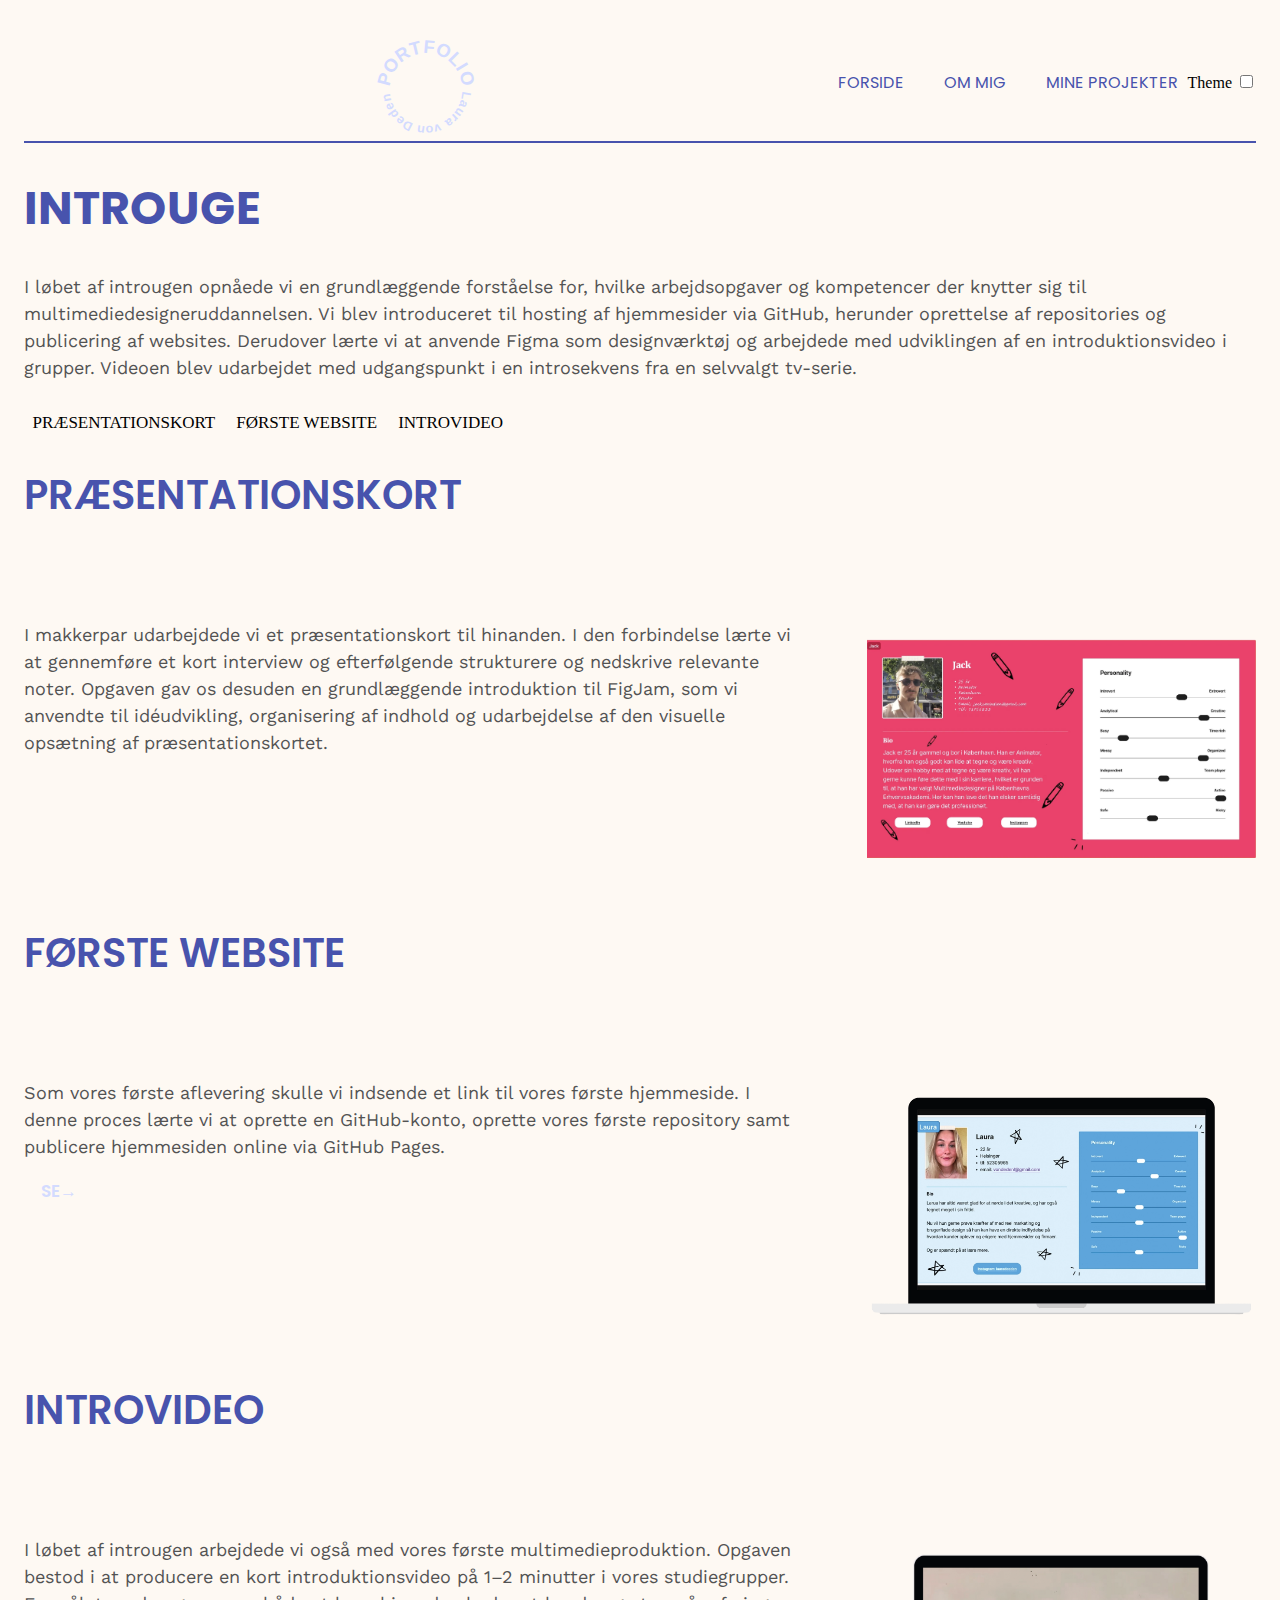
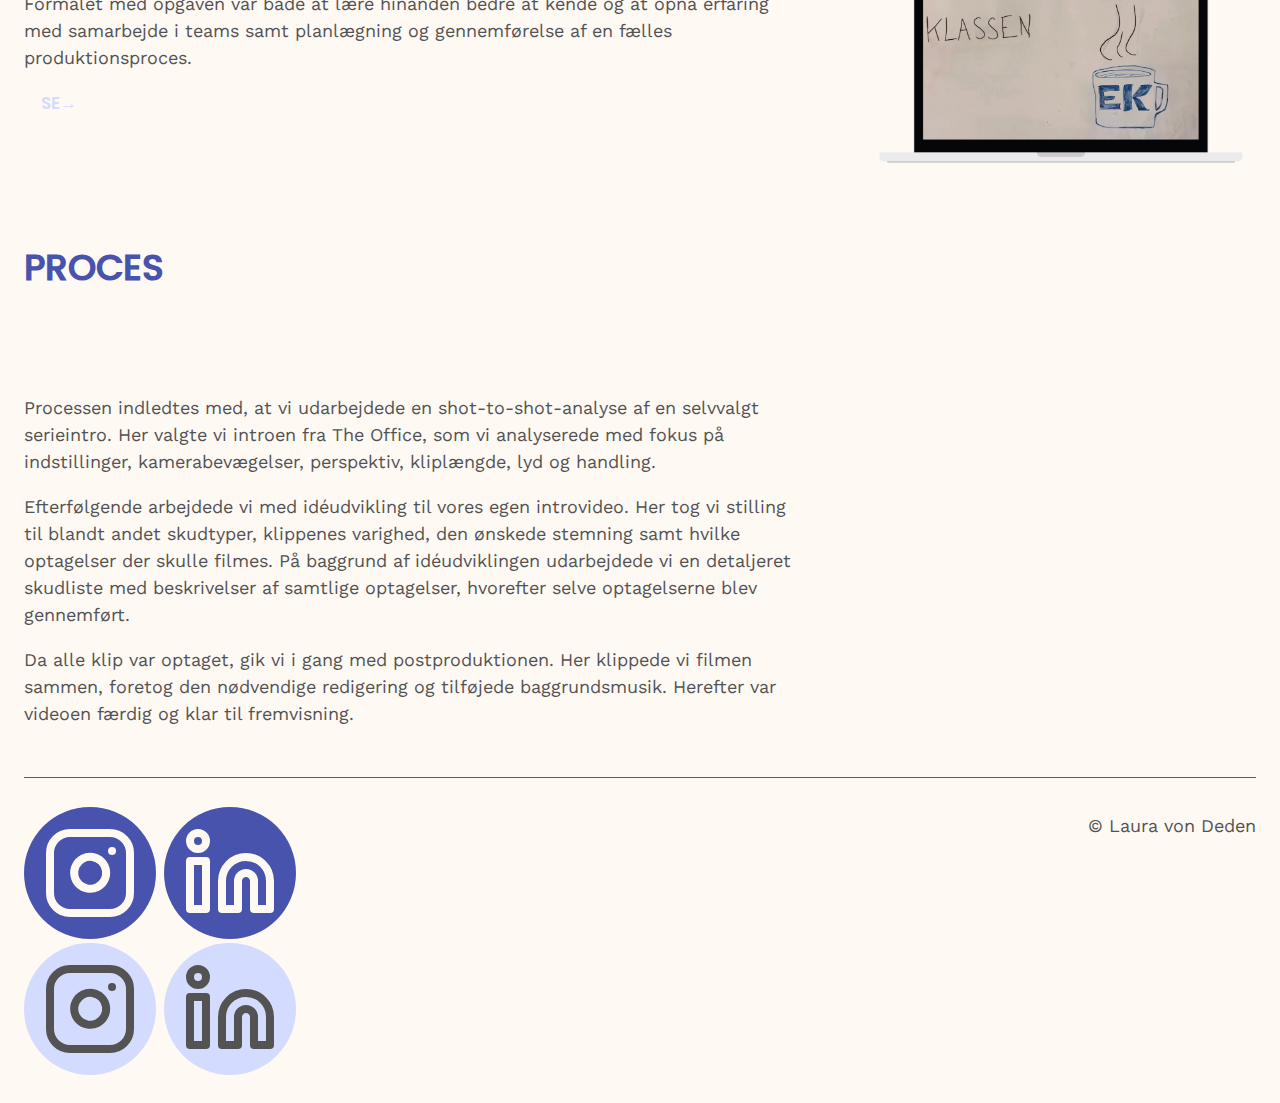
<file: introuge.html>
<!DOCTYPE html>
<html lang="da">
  <head>
    <meta charset="UTF-8" />
    <meta name="viewport" content="width=device-width, initial-scale=1.0" />
    <meta name="robots" content="noindex" />
    <link rel="stylesheet" href="CSS/custom.css" />
    <link rel="stylesheet" href="CSS/fonts.css" />
    <link rel="stylesheet" href="CSS/generel.css" />
    <link rel="stylesheet" href="CSS/layout.css" />
    <link rel="stylesheet" href="CSS/burger.css" />
    <link rel="icon" type="image/svg+xml" href="imgs/favicon.svg" />
    <title>Introuge</title>
  </head>
  <body>
    <header>
      <div id="logotype-wrapper" class="logo">
        <a href="index.html"><img id="logo_mobile" src="imgs/logo_mobile.svg" alt="logo_mobile" /></a>
      </div>
      <div id="logotype-wrapper-dark" class="logo">
        <a href="index.html"><img id="logo_mobile_dark" src="imgs/logo_mobile_dark.svg" alt="logo_mobile" /></a>
      </div>
      <nav>
        <ul class="menu">
          <li><a href="index.html">FORSIDE</a></li>
          <li><a href="ommig.html">OM MIG</a></li>
          <li><a href="mineprojekter.html">MINE PROJEKTER</a></li>
        </ul>
        <label>
          <span class="visually-hidden">Theme</span>
          <input id="theme-toggle" role="switch" type="checkbox" />
        </label>
        <button class="burger">
          <span class="line"></span>
          <span class="line"></span>
          <span class="line"></span>
        </button>
      </nav>
    </header>
    <main>
      <h1>INTROUGE</h1>
      <p>
        I løbet af introugen opnåede vi en grundlæggende forståelse for, hvilke arbejdsopgaver og kompetencer der knytter sig til multimediedesigneruddannelsen. Vi blev introduceret til hosting af hjemmesider via GitHub, herunder oprettelse af
        repositories og publicering af websites. Derudover lærte vi at anvende Figma som designværktøj og arbejdede med udviklingen af en introduktionsvideo i grupper. Videoen blev udarbejdet med udgangspunkt i en introsekvens fra en selvvalgt
        tv-serie.
      </p>
      <div class="scroll">
        <a class="scroll_btn" href="#praesentationskort">PRÆSENTATIONSKORT</a>
        <a class="scroll_btn" href="#forste_website">FØRSTE WEBSITE</a>
        <a class="scroll_btn" href="#introvideo">INTROVIDEO</a>
      </div>
      <h2 id="praesentationskort">PRÆSENTATIONSKORT</h2>
      <section class="sectiongrid2_1">
        <div>
          <p>
            I makkerpar udarbejdede vi et præsentationskort til hinanden. I den forbindelse lærte vi at gennemføre et kort interview og efterfølgende strukturere og nedskrive relevante noter. Opgaven gav os desuden en grundlæggende introduktion til
            FigJam, som vi anvendte til idéudvikling, organisering af indhold og udarbejdelse af den visuelle opsætning af præsentationskortet.
          </p>
        </div>
        <img src="imgs/praesentationskort.webp" alt="præsentationskort" />
      </section>
      <h2 id="forste_website">FØRSTE WEBSITE</h2>
      <section class="sectiongrid2_1">
        <div>
          <p>Som vores første aflevering skulle vi indsende et link til vores første hjemmeside. I denne proces lærte vi at oprette en GitHub-konto, oprette vores første repository samt publicere hjemmesiden online via GitHub Pages.</p>
          <a class="cta_btn" href="https://lauradeden.github.io/mfr/lauravd.png" target="_blank">SE→</a>
        </div>
        <img src="imgs/forstewebsite.webp" alt="første website" />
      </section>
      <h2 id="introvideo">INTROVIDEO</h2>
      <section class="sectiongrid2_1">
        <div>
          <p>
            I løbet af introugen arbejdede vi også med vores første multimedieproduktion. Opgaven bestod i at producere en kort introduktionsvideo på 1–2 minutter i vores studiegrupper. Formålet med opgaven var både at lære hinanden bedre at kende og
            at opnå erfaring med samarbejde i teams samt planlægning og gennemførelse af en fælles produktionsproces.
          </p>
          <a class="cta_btn" href="https://youtu.be/2_RV8uDZu94" target="_blank">SE→</a>
        </div>
        <img src="imgs/introvideo.webp" alt="introvideo" />
      </section>
      <h3>PROCES</h3>
      <section class="sectiongrid2_1">
        <div>
          <p>
            Processen indledtes med, at vi udarbejdede en shot-to-shot-analyse af en selvvalgt serieintro. Her valgte vi introen fra The Office, som vi analyserede med fokus på indstillinger, kamerabevægelser, perspektiv, kliplængde, lyd og handling.
          </p>
          <p>
            Efterfølgende arbejdede vi med idéudvikling til vores egen introvideo. Her tog vi stilling til blandt andet skudtyper, klippenes varighed, den ønskede stemning samt hvilke optagelser der skulle filmes. På baggrund af idéudviklingen
            udarbejdede vi en detaljeret skudliste med beskrivelser af samtlige optagelser, hvorefter selve optagelserne blev gennemført.
          </p>
          <p>Da alle klip var optaget, gik vi i gang med postproduktionen. Her klippede vi filmen sammen, foretog den nødvendige redigering og tilføjede baggrundsmusik. Herefter var videoen færdig og klar til fremvisning.</p>
        </div>
      </section>
    </main>
    <footer>
      <div class="footer_links">
        <a href="https://www.instagram.com/lauradeden/" target="_blank"><img class="instagram_light" src="imgs/instagram.svg" alt="Instagram link" /><img class="instagram_dark" src="imgs/instagram_dark.svg" alt="Instagram link" /></a>
        <a href="https://www.linkedin.com/in/laura-von-deden-5b04ab214/" target="_blank"><img class="linkedin_light" src="imgs/linkedin.svg" alt="LinkedIn link" /><img class="linkedin_dark" src="imgs/linkedin_dark.svg" alt="LinkedIn link" /></a>
      </div>
      <p>&#169; Laura von Deden</p>
    </footer>
  </body>
</html>
<script src="JS/burger.js"></script>
<script src="JS/lightdark.js"></script>
</file>
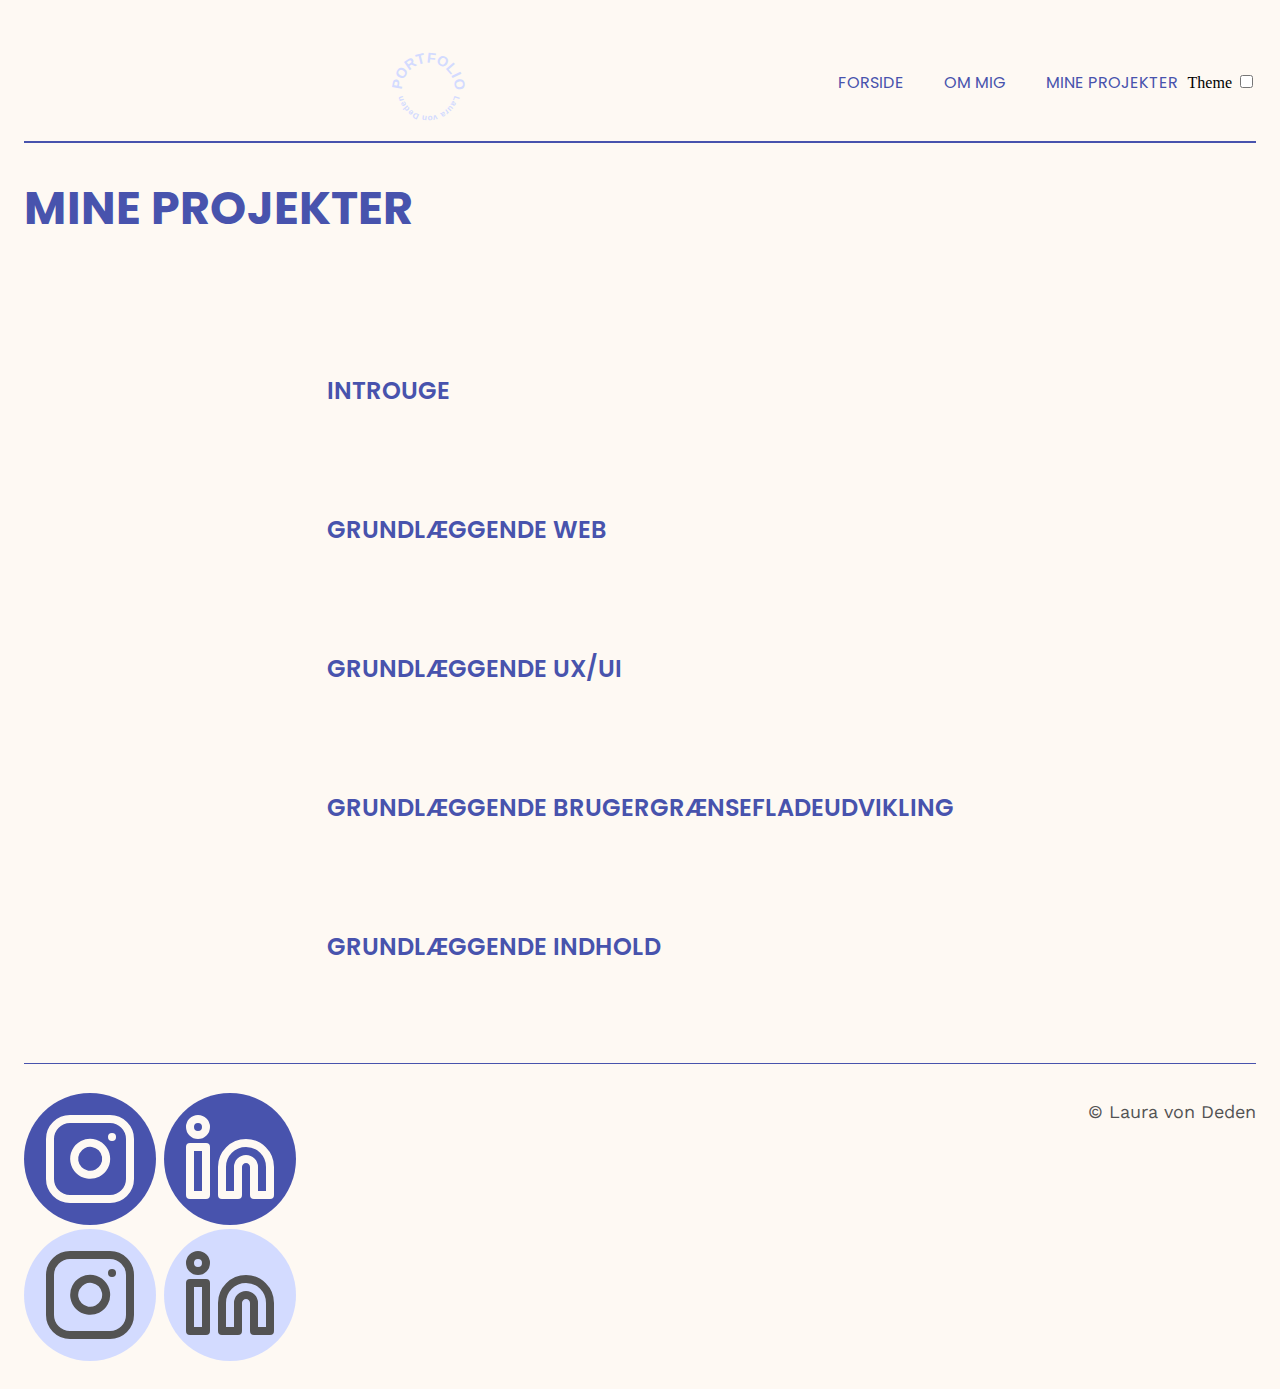
<file: mineprojekter.html>
<!DOCTYPE html>
<html lang="da">
  <head>
    <meta charset="UTF-8" />
    <meta name="viewport" content="width=device-width, initial-scale=1.0" />
    <meta name="robots" content="noindex" />
    <link rel="stylesheet" href="CSS/custom.css" />
    <link rel="stylesheet" href="CSS/fonts.css" />
    <link rel="stylesheet" href="CSS/generel.css" />
    <link rel="stylesheet" href="CSS/layout.css" />
    <link rel="stylesheet" href="CSS/burger.css" />
    <link rel="icon" type="image/svg+xml" href="imgs/favicon.svg" />
    <title>Mine Projekter</title>
  </head>
  <body>
    <header>
      <div id="logotype-wrapper" class="logo">
        <a href="index.html"><img id="logo_mobile" src="imgs/logo_mobile.svg" alt="logo_mobile" /></a>
      </div>
      <div id="logotype-wrapper-dark" class="logo">
        <a href="index.html"><img id="logo_mobile_dark" src="imgs/logo_desktop_dark.svg" alt="logo_mobile" /></a>
      </div>
      <nav>
        <ul class="menu">
          <li><a href="index.html">FORSIDE</a></li>
          <li><a href="ommig.html">OM MIG</a></li>
          <li><a href="mineprojekter.html">MINE PROJEKTER</a></li>
        </ul>
        <label>
          <span class="visually-hidden">Theme</span>
          <input id="theme-toggle" role="switch" type="checkbox" />
        </label>
        <button class="burger">
          <span class="line"></span>
          <span class="line"></span>
          <span class="line"></span>
        </button>
      </nav>
    </header>
    <main>
      <h1>MINE PROJEKTER</h1>
      <section class="projekter">
        <a href="introuge.html">
          <div class="projekt_btn">
            <h2>INTROUGE</h2>
          </div>
        </a>
        <a href="web.html">
          <div class="projekt_btn">
            <h2>GRUNDLÆGGENDE WEB</h2>
          </div>
        </a>
        <a href="uxui.html">
          <div class="projekt_btn">
            <h2>GRUNDLÆGGENDE UX/UI</h2>
          </div>
        </a>
        <a href="bruger.html">
          <div class="projekt_btn">
            <h2>GRUNDLÆGGENDE BRUGERGRÆNSEFLADEUDVIKLING</h2>
          </div>
        </a>
        <a href="indhold.html">
          <div class="projekt_btn">
            <h2>GRUNDLÆGGENDE INDHOLD</h2>
          </div>
        </a>
      </section>
    </main>
    <footer>
      <div class="footer_links">
        <a href="https://www.instagram.com/lauradeden/" target="_blank"><img class="instagram_light" src="imgs/instagram.svg" alt="Instagram link" /><img class="instagram_dark" src="imgs/instagram_dark.svg" alt="Instagram link" /></a>
        <a href="https://www.linkedin.com/in/laura-von-deden-5b04ab214/" target="_blank"><img class="linkedin_light" src="imgs/linkedin.svg" alt="LinkedIn link" /><img class="linkedin_dark" src="imgs/linkedin_dark.svg" alt="LinkedIn link" /></a>
      </div>
      <p>&#169; Laura von Deden</p>
    </footer>
  </body>
</html>
<script src="JS/burger.js"></script>
<script src="JS/lightdark.js"></script>
</file>
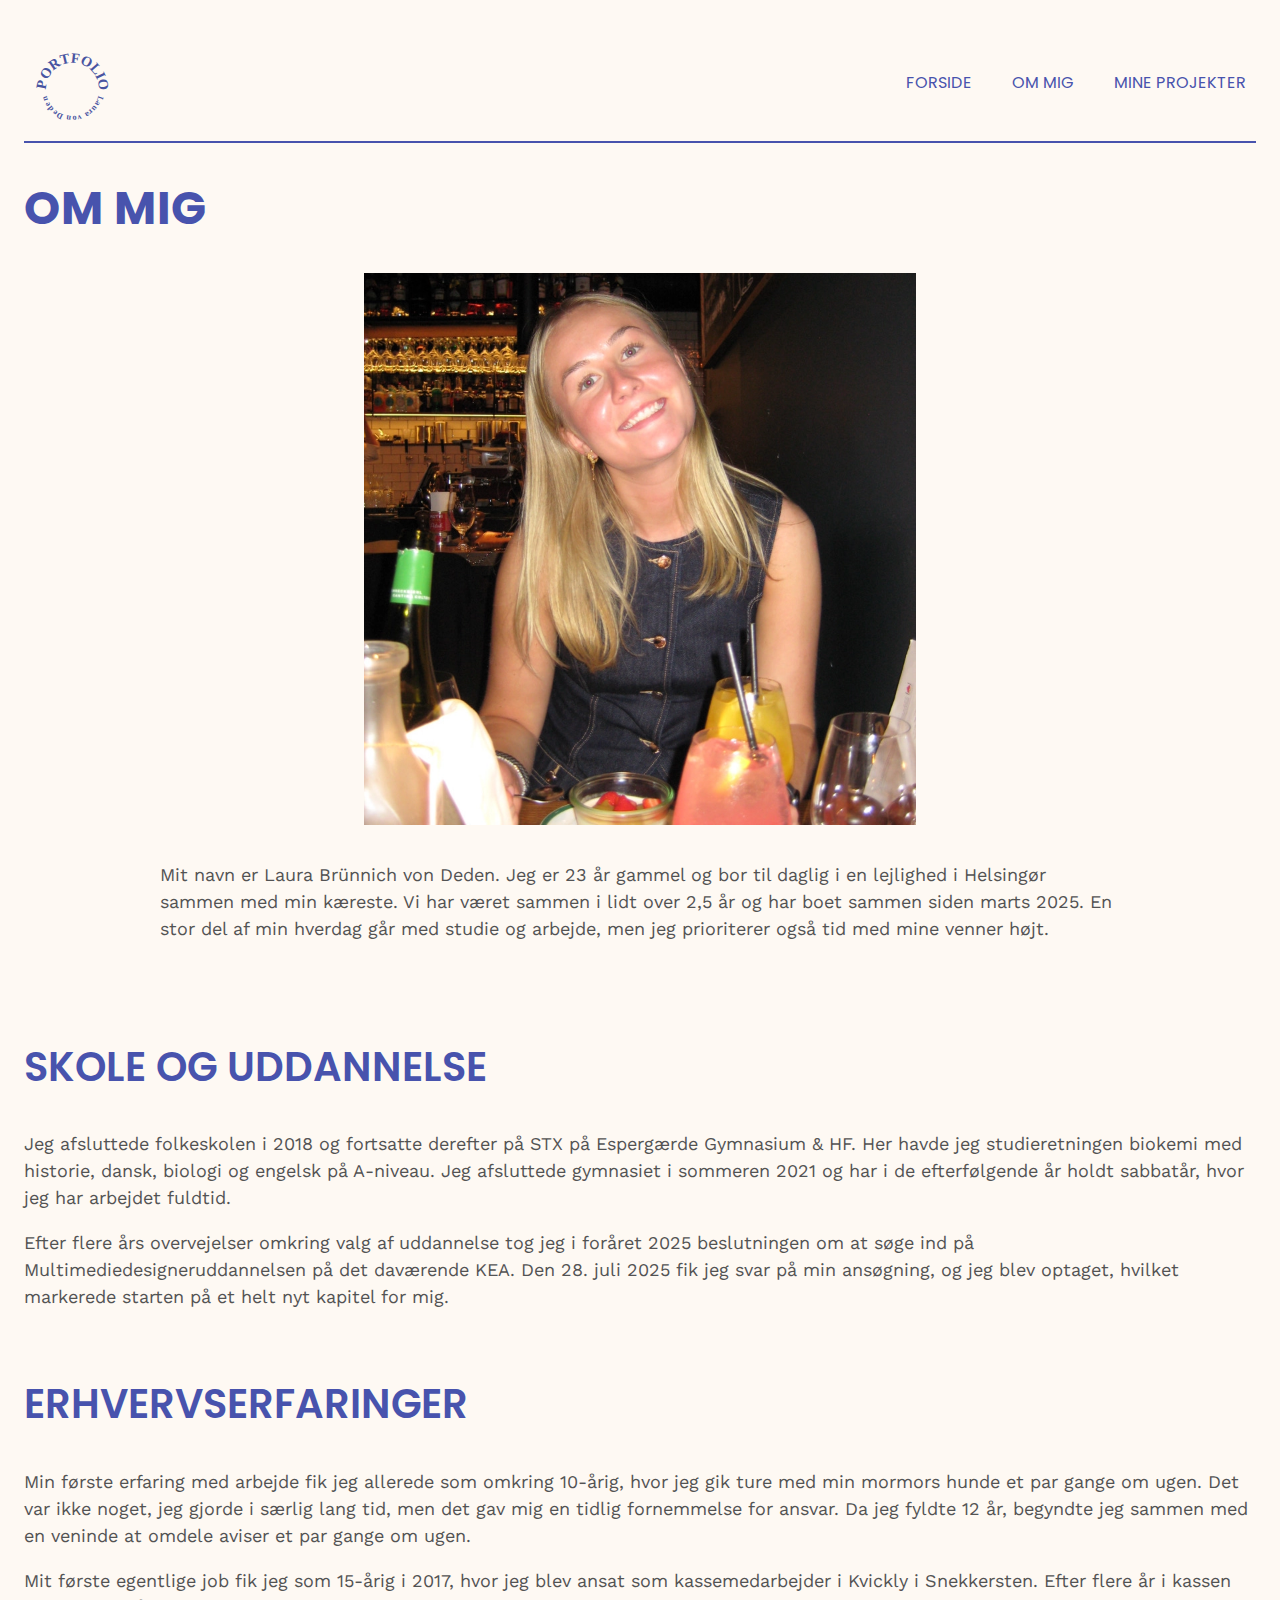
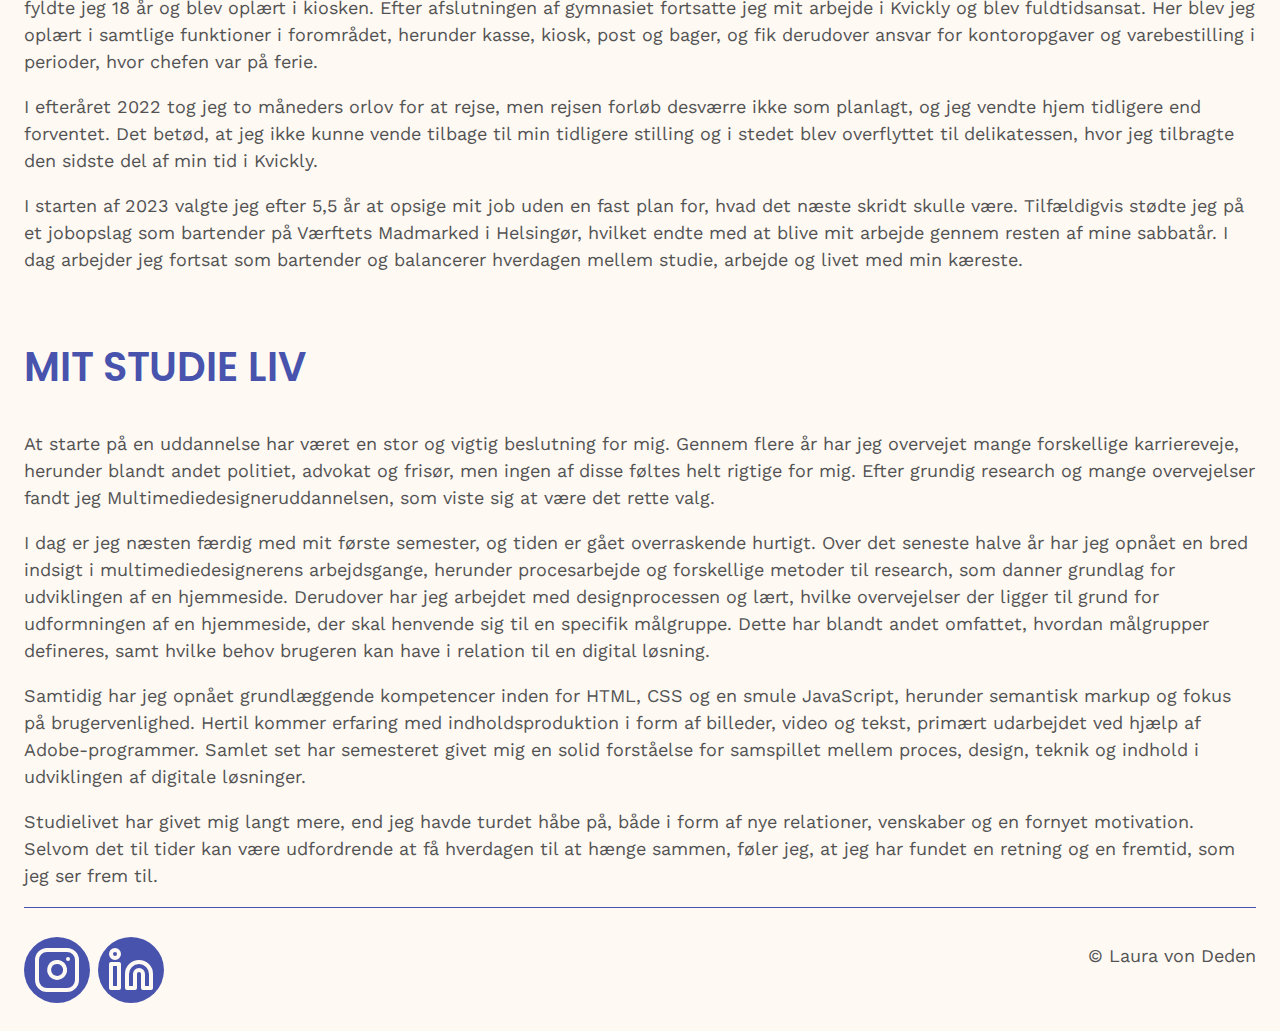
<file: ommig.html>
<!DOCTYPE html>
<html lang="da">
  <head>
    <meta charset="UTF-8" />
    <meta name="viewport" content="width=device-width, initial-scale=1.0" />
    <meta name="robots" content="noindex" />
    <link rel="stylesheet" href="CSS/custom.css" />
    <link rel="stylesheet" href="CSS/fonts.css" />
    <link rel="stylesheet" href="CSS/generel.css" />
    <link rel="stylesheet" href="CSS/layout.css" />
    <link rel="stylesheet" href="CSS/burger.css" />
    <link rel="icon" type="image/svg+xml" href="imgs/favicon.svg" />
    <title>Om Mig</title>
  </head>
  <body>
    <header>
      <div id="logotype-wrapper" class="logo">
        <a href="index.html"><img id="logo_mobile" src="imgs/logo_mobile.svg" alt="logo_mobile" /><img id="logo_desktop" src="imgs/logo_desktop.svg" alt="logo_desktop" /></a>
      </div>
      <nav>
        <ul class="menu">
          <li><a href="index.html">FORSIDE</a></li>
          <li><a href="ommig.html">OM MIG</a></li>
          <li><a href="mineprojekter.html">MINE PROJEKTER</a></li>
        </ul>
        <button class="burger">
          <span class="line"></span>
          <span class="line"></span>
          <span class="line"></span>
        </button>
      </nav>
    </header>
    <main>
      <h1>OM MIG</h1>
      <div class="ommig">
        <img id="ommig" src="imgs/ommig.webp" alt="Om Mig" />
        <p>
          Mit navn er Laura Brünnich von Deden. Jeg er 23 år gammel og bor til daglig i en lejlighed i Helsingør sammen med min kæreste. Vi har været sammen i lidt over 2,5 år og har boet sammen siden marts 2025. En stor del af min hverdag går med
          studie og arbejde, men jeg prioriterer også tid med mine venner højt.
        </p>
      </div>
      <div>
        <div>
          <h2>SKOLE OG UDDANNELSE</h2>
          <p>
            Jeg afsluttede folkeskolen i 2018 og fortsatte derefter på STX på Espergærde Gymnasium & HF. Her havde jeg studieretningen biokemi med historie, dansk, biologi og engelsk på A-niveau. Jeg afsluttede gymnasiet i sommeren 2021 og har i de
            efterfølgende år holdt sabbatår, hvor jeg har arbejdet fuldtid.
          </p>
          <p>
            Efter flere års overvejelser omkring valg af uddannelse tog jeg i foråret 2025 beslutningen om at søge ind på Multimediedesigneruddannelsen på det daværende KEA. Den 28. juli 2025 fik jeg svar på min ansøgning, og jeg blev optaget,
            hvilket markerede starten på et helt nyt kapitel for mig.
          </p>
        </div>
        <div>
          <h2>ERHVERVSERFARINGER</h2>
          <p>
            Min første erfaring med arbejde fik jeg allerede som omkring 10-årig, hvor jeg gik ture med min mormors hunde et par gange om ugen. Det var ikke noget, jeg gjorde i særlig lang tid, men det gav mig en tidlig fornemmelse for ansvar. Da jeg
            fyldte 12 år, begyndte jeg sammen med en veninde at omdele aviser et par gange om ugen.
          </p>
          <p>
            Mit første egentlige job fik jeg som 15-årig i 2017, hvor jeg blev ansat som kassemedarbejder i Kvickly i Snekkersten. Efter flere år i kassen fyldte jeg 18 år og blev oplært i kiosken. Efter afslutningen af gymnasiet fortsatte jeg mit
            arbejde i Kvickly og blev fuldtidsansat. Her blev jeg oplært i samtlige funktioner i forområdet, herunder kasse, kiosk, post og bager, og fik derudover ansvar for kontoropgaver og varebestilling i perioder, hvor chefen var på ferie.
          </p>
          <p>
            I efteråret 2022 tog jeg to måneders orlov for at rejse, men rejsen forløb desværre ikke som planlagt, og jeg vendte hjem tidligere end forventet. Det betød, at jeg ikke kunne vende tilbage til min tidligere stilling og i stedet blev
            overflyttet til delikatessen, hvor jeg tilbragte den sidste del af min tid i Kvickly.
          </p>
          <p>
            I starten af 2023 valgte jeg efter 5,5 år at opsige mit job uden en fast plan for, hvad det næste skridt skulle være. Tilfældigvis stødte jeg på et jobopslag som bartender på Værftets Madmarked i Helsingør, hvilket endte med at blive mit
            arbejde gennem resten af mine sabbatår. I dag arbejder jeg fortsat som bartender og balancerer hverdagen mellem studie, arbejde og livet med min kæreste.
          </p>
        </div>
        <div>
          <h2>MIT STUDIE LIV</h2>
          <p>
            At starte på en uddannelse har været en stor og vigtig beslutning for mig. Gennem flere år har jeg overvejet mange forskellige karriereveje, herunder blandt andet politiet, advokat og frisør, men ingen af disse føltes helt rigtige for
            mig. Efter grundig research og mange overvejelser fandt jeg Multimediedesigneruddannelsen, som viste sig at være det rette valg.
          </p>
          <p>
            I dag er jeg næsten færdig med mit første semester, og tiden er gået overraskende hurtigt. Over det seneste halve år har jeg opnået en bred indsigt i multimediedesignerens arbejdsgange, herunder procesarbejde og forskellige metoder til
            research, som danner grundlag for udviklingen af en hjemmeside. Derudover har jeg arbejdet med designprocessen og lært, hvilke overvejelser der ligger til grund for udformningen af en hjemmeside, der skal henvende sig til en specifik
            målgruppe. Dette har blandt andet omfattet, hvordan målgrupper defineres, samt hvilke behov brugeren kan have i relation til en digital løsning.
          </p>
          <p>
            Samtidig har jeg opnået grundlæggende kompetencer inden for HTML, CSS og en smule JavaScript, herunder semantisk markup og fokus på brugervenlighed. Hertil kommer erfaring med indholdsproduktion i form af billeder, video og tekst, primært
            udarbejdet ved hjælp af Adobe-programmer. Samlet set har semesteret givet mig en solid forståelse for samspillet mellem proces, design, teknik og indhold i udviklingen af digitale løsninger.
          </p>
          <p>
            Studielivet har givet mig langt mere, end jeg havde turdet håbe på, både i form af nye relationer, venskaber og en fornyet motivation. Selvom det til tider kan være udfordrende at få hverdagen til at hænge sammen, føler jeg, at jeg har
            fundet en retning og en fremtid, som jeg ser frem til.
          </p>
        </div>
      </div>
    </main>
    <footer>
      <div class="footer_links">
        <a href="https://www.instagram.com/lauradeden/" target="_blank"><img src="imgs/instagram.svg" alt="Instagram link" /></a>
        <a href="https://www.linkedin.com/in/laura-von-deden-5b04ab214/" target="_blank"><img src="imgs/linkedin.svg" alt="LinkedIn link" /></a>
      </div>
      <p>&#169; Laura von Deden</p>
    </footer>
  </body>
</html>
<script src="JS/burger.js"></script>
</file>
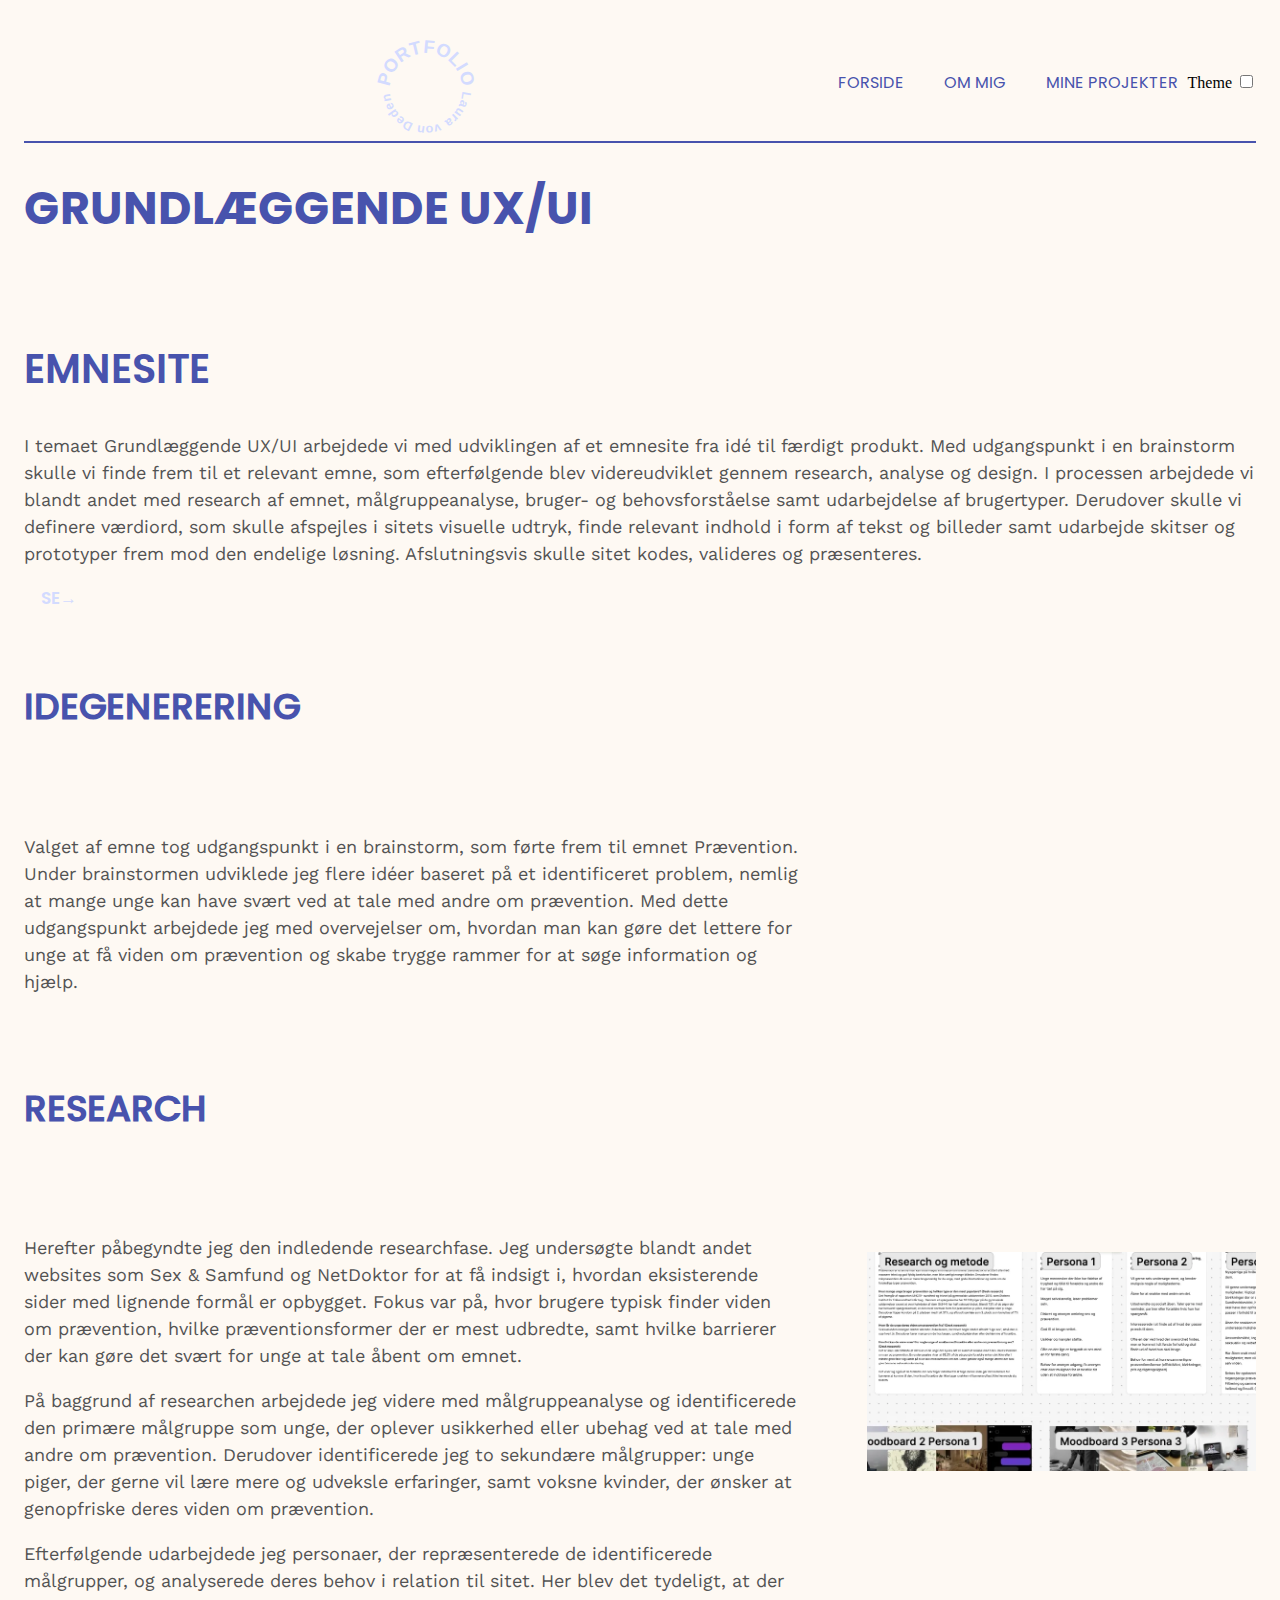
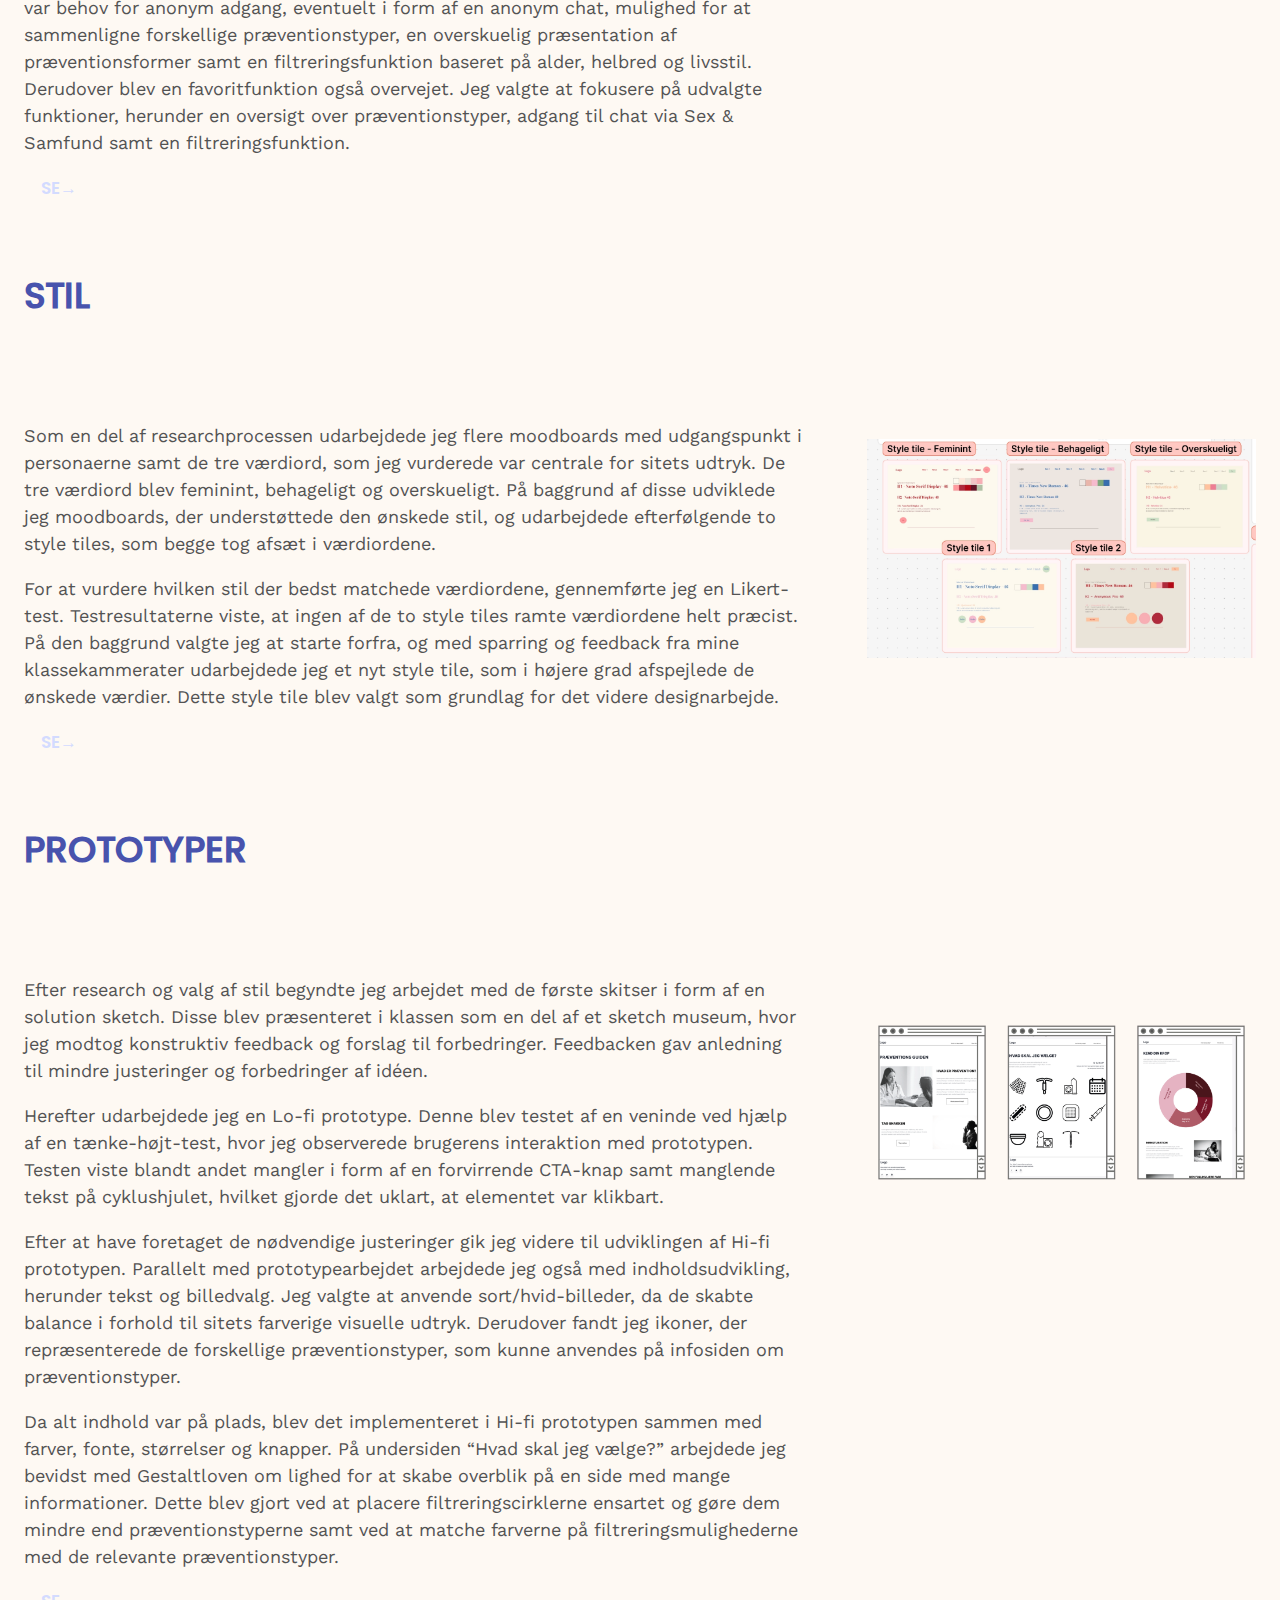
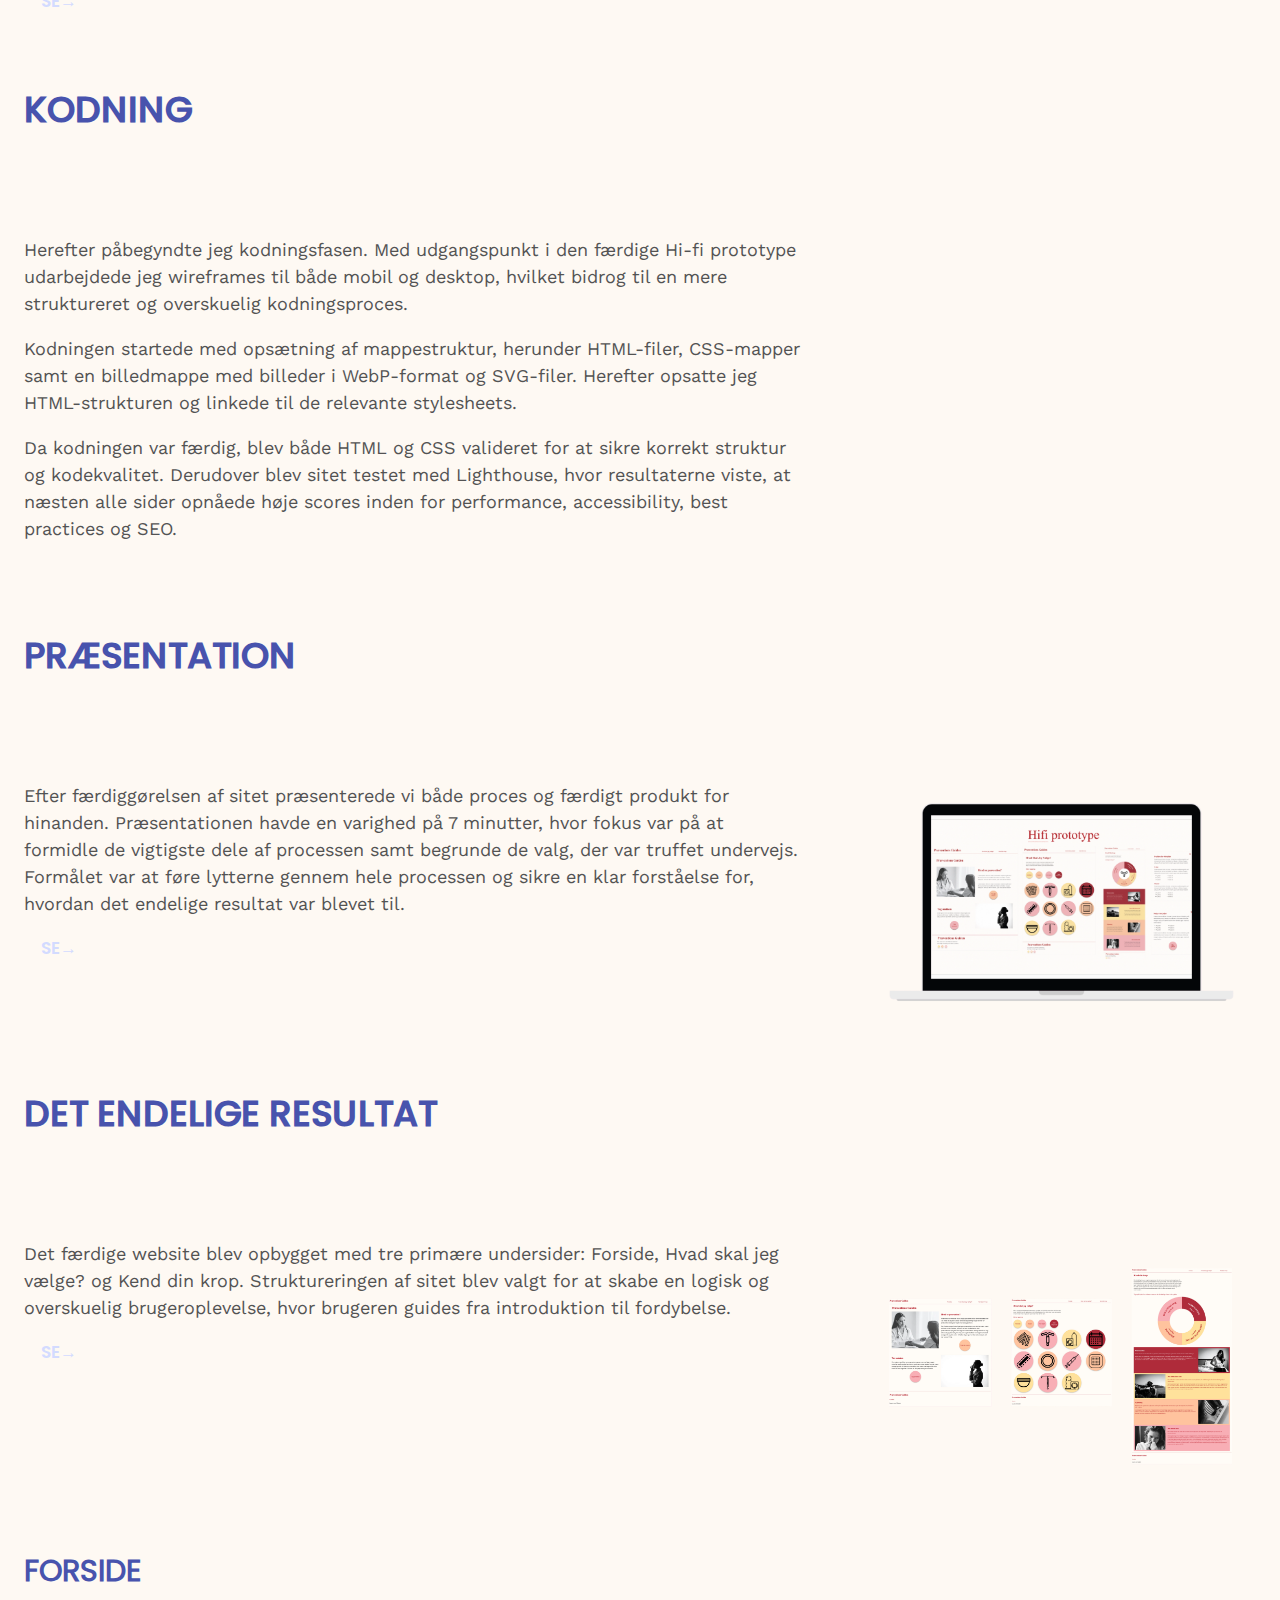
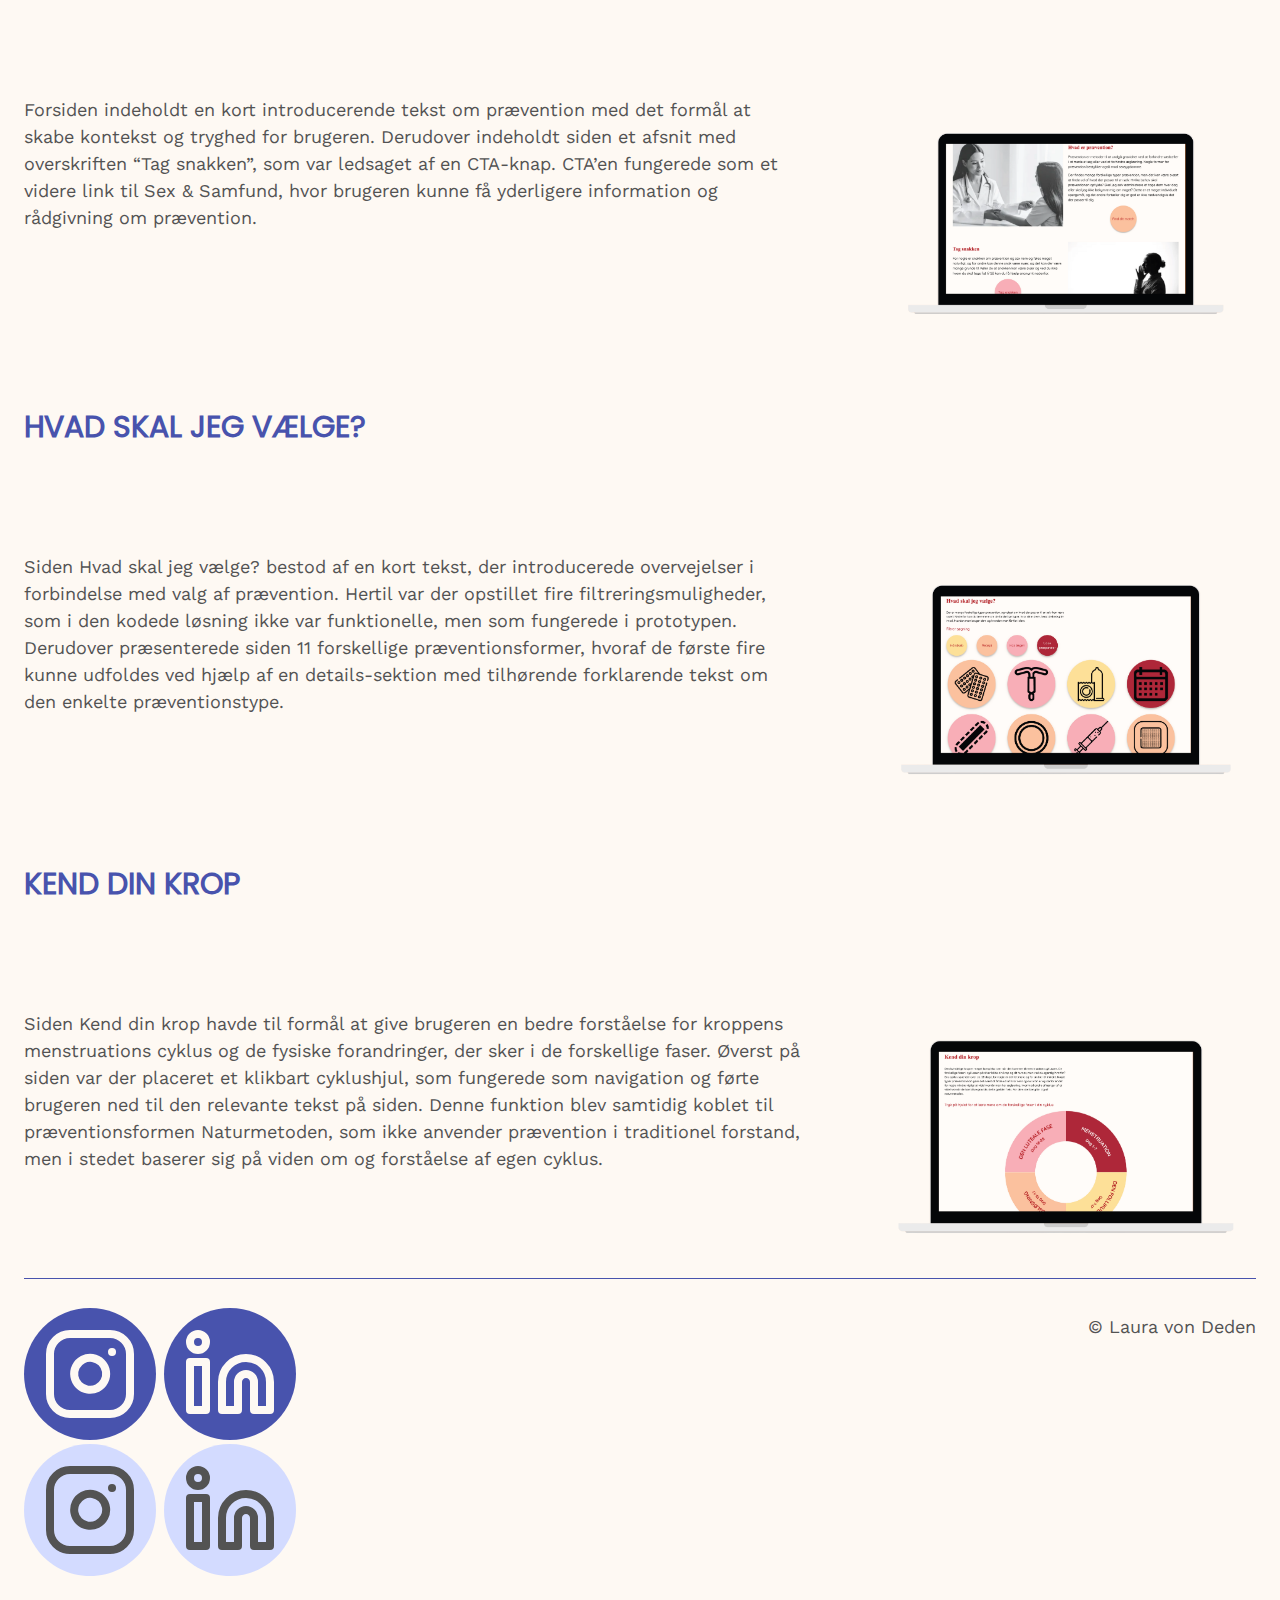
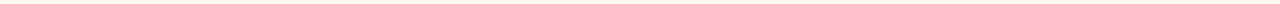
<file: uxui.html>
<!DOCTYPE html>
<html lang="da">
  <head>
    <meta charset="UTF-8" />
    <meta name="viewport" content="width=device-width, initial-scale=1.0" />
    <meta name="robots" content="noindex" />
    <link rel="stylesheet" href="CSS/custom.css" />
    <link rel="stylesheet" href="CSS/fonts.css" />
    <link rel="stylesheet" href="CSS/generel.css" />
    <link rel="stylesheet" href="CSS/layout.css" />
    <link rel="stylesheet" href="CSS/burger.css" />
    <link rel="icon" type="image/svg+xml" href="imgs/favicon.svg" />
    <title>Grundlæggende Web</title>
  </head>
  <body>
    <header>
      <div id="logotype-wrapper" class="logo">
        <a href="index.html"><img id="logo_mobile" src="imgs/logo_mobile.svg" alt="logo_mobile" /></a>
      </div>
      <div id="logotype-wrapper-dark" class="logo">
        <a href="index.html"><img id="logo_mobile_dark" src="imgs/logo_mobile_dark.svg" alt="logo_mobile" /></a>
      </div>
      <nav>
        <ul class="menu">
          <li><a href="index.html">FORSIDE</a></li>
          <li><a href="ommig.html">OM MIG</a></li>
          <li><a href="mineprojekter.html">MINE PROJEKTER</a></li>
        </ul>
        <label>
          <span class="visually-hidden">Theme</span>
          <input id="theme-toggle" role="switch" type="checkbox" />
        </label>
        <button class="burger">
          <span class="line"></span>
          <span class="line"></span>
          <span class="line"></span>
        </button>
      </nav>
    </header>
    <main>
      <h1>GRUNDLÆGGENDE UX/UI</h1>
      <section class="intro">
        <h2>EMNESITE</h2>
        <p>
          I temaet Grundlæggende UX/UI arbejdede vi med udviklingen af et emnesite fra idé til færdigt produkt. Med udgangspunkt i en brainstorm skulle vi finde frem til et relevant emne, som efterfølgende blev videreudviklet gennem research, analyse
          og design. I processen arbejdede vi blandt andet med research af emnet, målgruppeanalyse, bruger- og behovsforståelse samt udarbejdelse af brugertyper. Derudover skulle vi definere værdiord, som skulle afspejles i sitets visuelle udtryk,
          finde relevant indhold i form af tekst og billeder samt udarbejde skitser og prototyper frem mod den endelige løsning. Afslutningsvis skulle sitet kodes, valideres og præsenteres.
        </p>
        <a class="cta_btn" href=" https://lauradeden.github.io/emnesite/index.html" target="_blank">SE→</a>
      </section>
      <h3>IDEGENERERING</h3>
      <section class="sectiongrid2_1">
        <div>
          <p>
            Valget af emne tog udgangspunkt i en brainstorm, som førte frem til emnet Prævention. Under brainstormen udviklede jeg flere idéer baseret på et identificeret problem, nemlig at mange unge kan have svært ved at tale med andre om
            prævention. Med dette udgangspunkt arbejdede jeg med overvejelser om, hvordan man kan gøre det lettere for unge at få viden om prævention og skabe trygge rammer for at søge information og hjælp.
          </p>
        </div>
      </section>
      <h3>RESEARCH</h3>
      <section class="sectiongrid2_1">
        <div>
          <p>
            Herefter påbegyndte jeg den indledende researchfase. Jeg undersøgte blandt andet websites som Sex & Samfund og NetDoktor for at få indsigt i, hvordan eksisterende sider med lignende formål er opbygget. Fokus var på, hvor brugere typisk
            finder viden om prævention, hvilke præventionsformer der er mest udbredte, samt hvilke barrierer der kan gøre det svært for unge at tale åbent om emnet.
          </p>
          <p>
            På baggrund af researchen arbejdede jeg videre med målgruppeanalyse og identificerede den primære målgruppe som unge, der oplever usikkerhed eller ubehag ved at tale med andre om prævention. Derudover identificerede jeg to sekundære
            målgrupper: unge piger, der gerne vil lære mere og udveksle erfaringer, samt voksne kvinder, der ønsker at genopfriske deres viden om prævention.
          </p>
          <p>
            Efterfølgende udarbejdede jeg personaer, der repræsenterede de identificerede målgrupper, og analyserede deres behov i relation til sitet. Her blev det tydeligt, at der var behov for anonym adgang, eventuelt i form af en anonym chat,
            mulighed for at sammenligne forskellige præventionstyper, en overskuelig præsentation af præventionsformer samt en filtreringsfunktion baseret på alder, helbred og livsstil. Derudover blev en favoritfunktion også overvejet. Jeg valgte at
            fokusere på udvalgte funktioner, herunder en oversigt over præventionstyper, adgang til chat via Sex & Samfund samt en filtreringsfunktion.
          </p>
          <a class="cta_btn" href="https://www.figma.com/board/Q4z4dA2Tbb6E17LuqH7idb/Dokumentation-Emnesite?node-id=0-1&t=EYcPMIhYn15dnuo6-1" target="_blank">SE→</a>
        </div>
        <img src="imgs/emnesite_research.webp" alt="emnesite research" />
      </section>
      <h3>STIL</h3>
      <section class="sectiongrid2_1">
        <div>
          <p>
            Som en del af researchprocessen udarbejdede jeg flere moodboards med udgangspunkt i personaerne samt de tre værdiord, som jeg vurderede var centrale for sitets udtryk. De tre værdiord blev feminint, behageligt og overskueligt. På baggrund
            af disse udviklede jeg moodboards, der understøttede den ønskede stil, og udarbejdede efterfølgende to style tiles, som begge tog afsæt i værdiordene.
          </p>
          <p>
            For at vurdere hvilken stil der bedst matchede værdiordene, gennemførte jeg en Likert-test. Testresultaterne viste, at ingen af de to style tiles ramte værdiordene helt præcist. På den baggrund valgte jeg at starte forfra, og med sparring
            og feedback fra mine klassekammerater udarbejdede jeg et nyt style tile, som i højere grad afspejlede de ønskede værdier. Dette style tile blev valgt som grundlag for det videre designarbejde.
          </p>
          <a class="cta_btn" href="https://www.figma.com/board/Q4z4dA2Tbb6E17LuqH7idb/Dokumentation-Emnesite?node-id=0-1&t=EYcPMIhYn15dnuo6-1" target="_blank">SE→</a>
        </div>
        <img src="imgs/emnesite_stil.webp" alt="emnesite stil" />
      </section>

      <h3>PROTOTYPER</h3>
      <section class="sectiongrid2_1">
        <div>
          <p>
            Efter research og valg af stil begyndte jeg arbejdet med de første skitser i form af en solution sketch. Disse blev præsenteret i klassen som en del af et sketch museum, hvor jeg modtog konstruktiv feedback og forslag til forbedringer.
            Feedbacken gav anledning til mindre justeringer og forbedringer af idéen.
          </p>
          <p>
            Herefter udarbejdede jeg en Lo-fi prototype. Denne blev testet af en veninde ved hjælp af en tænke-højt-test, hvor jeg observerede brugerens interaktion med prototypen. Testen viste blandt andet mangler i form af en forvirrende CTA-knap
            samt manglende tekst på cyklushjulet, hvilket gjorde det uklart, at elementet var klikbart.
          </p>
          <p>
            Efter at have foretaget de nødvendige justeringer gik jeg videre til udviklingen af Hi-fi prototypen. Parallelt med prototypearbejdet arbejdede jeg også med indholdsudvikling, herunder tekst og billedvalg. Jeg valgte at anvende
            sort/hvid-billeder, da de skabte balance i forhold til sitets farverige visuelle udtryk. Derudover fandt jeg ikoner, der repræsenterede de forskellige præventionstyper, som kunne anvendes på infosiden om præventionstyper.
          </p>
          <p>
            Da alt indhold var på plads, blev det implementeret i Hi-fi prototypen sammen med farver, fonte, størrelser og knapper. På undersiden “Hvad skal jeg vælge?” arbejdede jeg bevidst med Gestaltloven om lighed for at skabe overblik på en side
            med mange informationer. Dette blev gjort ved at placere filtreringscirklerne ensartet og gøre dem mindre end præventionstyperne samt ved at matche farverne på filtreringsmulighederne med de relevante præventionstyper.
          </p>
          <a class="cta_btn" href="https://www.figma.com/design/Y6yiUXwsQAnOw0jUh583Ua/Emnesite-Lofi-og-Hifi-prototype?node-id=0-1&t=N22egdEQFk4lqR40-1" target="_blank">SE→</a>
        </div>
        <img src="imgs/emnesite_prototype.webp" alt="emnesite prototyper" />
      </section>
      <h3>KODNING</h3>
      <section class="sectiongrid2_1">
        <div>
          <p>Herefter påbegyndte jeg kodningsfasen. Med udgangspunkt i den færdige Hi-fi prototype udarbejdede jeg wireframes til både mobil og desktop, hvilket bidrog til en mere struktureret og overskuelig kodningsproces.</p>
          <p>Kodningen startede med opsætning af mappestruktur, herunder HTML-filer, CSS-mapper samt en billedmappe med billeder i WebP-format og SVG-filer. Herefter opsatte jeg HTML-strukturen og linkede til de relevante stylesheets.</p>
          <p>
            Da kodningen var færdig, blev både HTML og CSS valideret for at sikre korrekt struktur og kodekvalitet. Derudover blev sitet testet med Lighthouse, hvor resultaterne viste, at næsten alle sider opnåede høje scores inden for performance,
            accessibility, best practices og SEO.
          </p>
        </div>
      </section>

      <h3>PRÆSENTATION</h3>
      <section class="sectiongrid2_1">
        <div>
          <p>
            Efter færdiggørelsen af sitet præsenterede vi både proces og færdigt produkt for hinanden. Præsentationen havde en varighed på 7 minutter, hvor fokus var på at formidle de vigtigste dele af processen samt begrunde de valg, der var truffet
            undervejs. Formålet var at føre lytterne gennem hele processen og sikre en klar forståelse for, hvordan det endelige resultat var blevet til.
          </p>
          <a class="cta_btn" href="https://docs.google.com/presentation/d/1BBwqnIUT7kaordHdChhvHEkS9HfXyKT-Px3gdwSXj54/edit?usp=sharing" target="_blank">SE→</a>
        </div>
        <img src="imgs/emnesite_praesentation.webp" alt="emnesite præsentation" />
      </section>
      <h3>DET ENDELIGE RESULTAT</h3>
      <section class="sectiongrid2_1">
        <div>
          <p>
            Det færdige website blev opbygget med tre primære undersider: Forside, Hvad skal jeg vælge? og Kend din krop. Struktureringen af sitet blev valgt for at skabe en logisk og overskuelig brugeroplevelse, hvor brugeren guides fra introduktion
            til fordybelse.
          </p>
          <a class="cta_btn" href=" https://lauradeden.github.io/emnesite/index.html" target="_blank">SE→</a>
        </div>
        <img src="imgs/emnesite_resultat.webp" alt="emnesite resultat" />
      </section>

      <h4>FORSIDE</h4>
      <section class="sectiongrid2_1">
        <div>
          <p>
            Forsiden indeholdt en kort introducerende tekst om prævention med det formål at skabe kontekst og tryghed for brugeren. Derudover indeholdt siden et afsnit med overskriften “Tag snakken”, som var ledsaget af en CTA-knap. CTA’en fungerede
            som et videre link til Sex & Samfund, hvor brugeren kunne få yderligere information og rådgivning om prævention.
          </p>
        </div>
        <img src="imgs/emnesite_forside.webp" alt="forside" />
      </section>
      <h4>HVAD SKAL JEG VÆLGE?</h4>
      <section class="sectiongrid2_1">
        <div>
          <p>
            Siden Hvad skal jeg vælge? bestod af en kort tekst, der introducerede overvejelser i forbindelse med valg af prævention. Hertil var der opstillet fire filtreringsmuligheder, som i den kodede løsning ikke var funktionelle, men som
            fungerede i prototypen. Derudover præsenterede siden 11 forskellige præventionsformer, hvoraf de første fire kunne udfoldes ved hjælp af en details-sektion med tilhørende forklarende tekst om den enkelte præventionstype.
          </p>
        </div>
        <img src="imgs/emnesite_underside1.webp" alt="Hvad skal jeg vælge?" />
      </section>
      <h4>KEND DIN KROP</h4>
      <section class="sectiongrid2_1">
        <div>
          <p>
            Siden Kend din krop havde til formål at give brugeren en bedre forståelse for kroppens menstruations cyklus og de fysiske forandringer, der sker i de forskellige faser. Øverst på siden var der placeret et klikbart cyklushjul, som
            fungerede som navigation og førte brugeren ned til den relevante tekst på siden. Denne funktion blev samtidig koblet til præventionsformen Naturmetoden, som ikke anvender prævention i traditionel forstand, men i stedet baserer sig på
            viden om og forståelse af egen cyklus.
          </p>
        </div>
        <img src="imgs/emnesite_underside2.webp" alt="Kend din krop" />
      </section>
    </main>
    <footer>
      <div class="footer_links">
        <a href="https://www.instagram.com/lauradeden/" target="_blank"><img class="instagram_light" src="imgs/instagram.svg" alt="Instagram link" /><img class="instagram_dark" src="imgs/instagram_dark.svg" alt="Instagram link" /></a>
        <a href="https://www.linkedin.com/in/laura-von-deden-5b04ab214/" target="_blank"><img class="linkedin_light" src="imgs/linkedin.svg" alt="LinkedIn link" /><img class="linkedin_dark" src="imgs/linkedin_dark.svg" alt="LinkedIn link" /></a>
      </div>
      <p>&#169; Laura von Deden</p>
    </footer>
  </body>
</html>
<script src="JS/burger.js"></script>
<script src="JS/lightdark.js"></script>
</file>
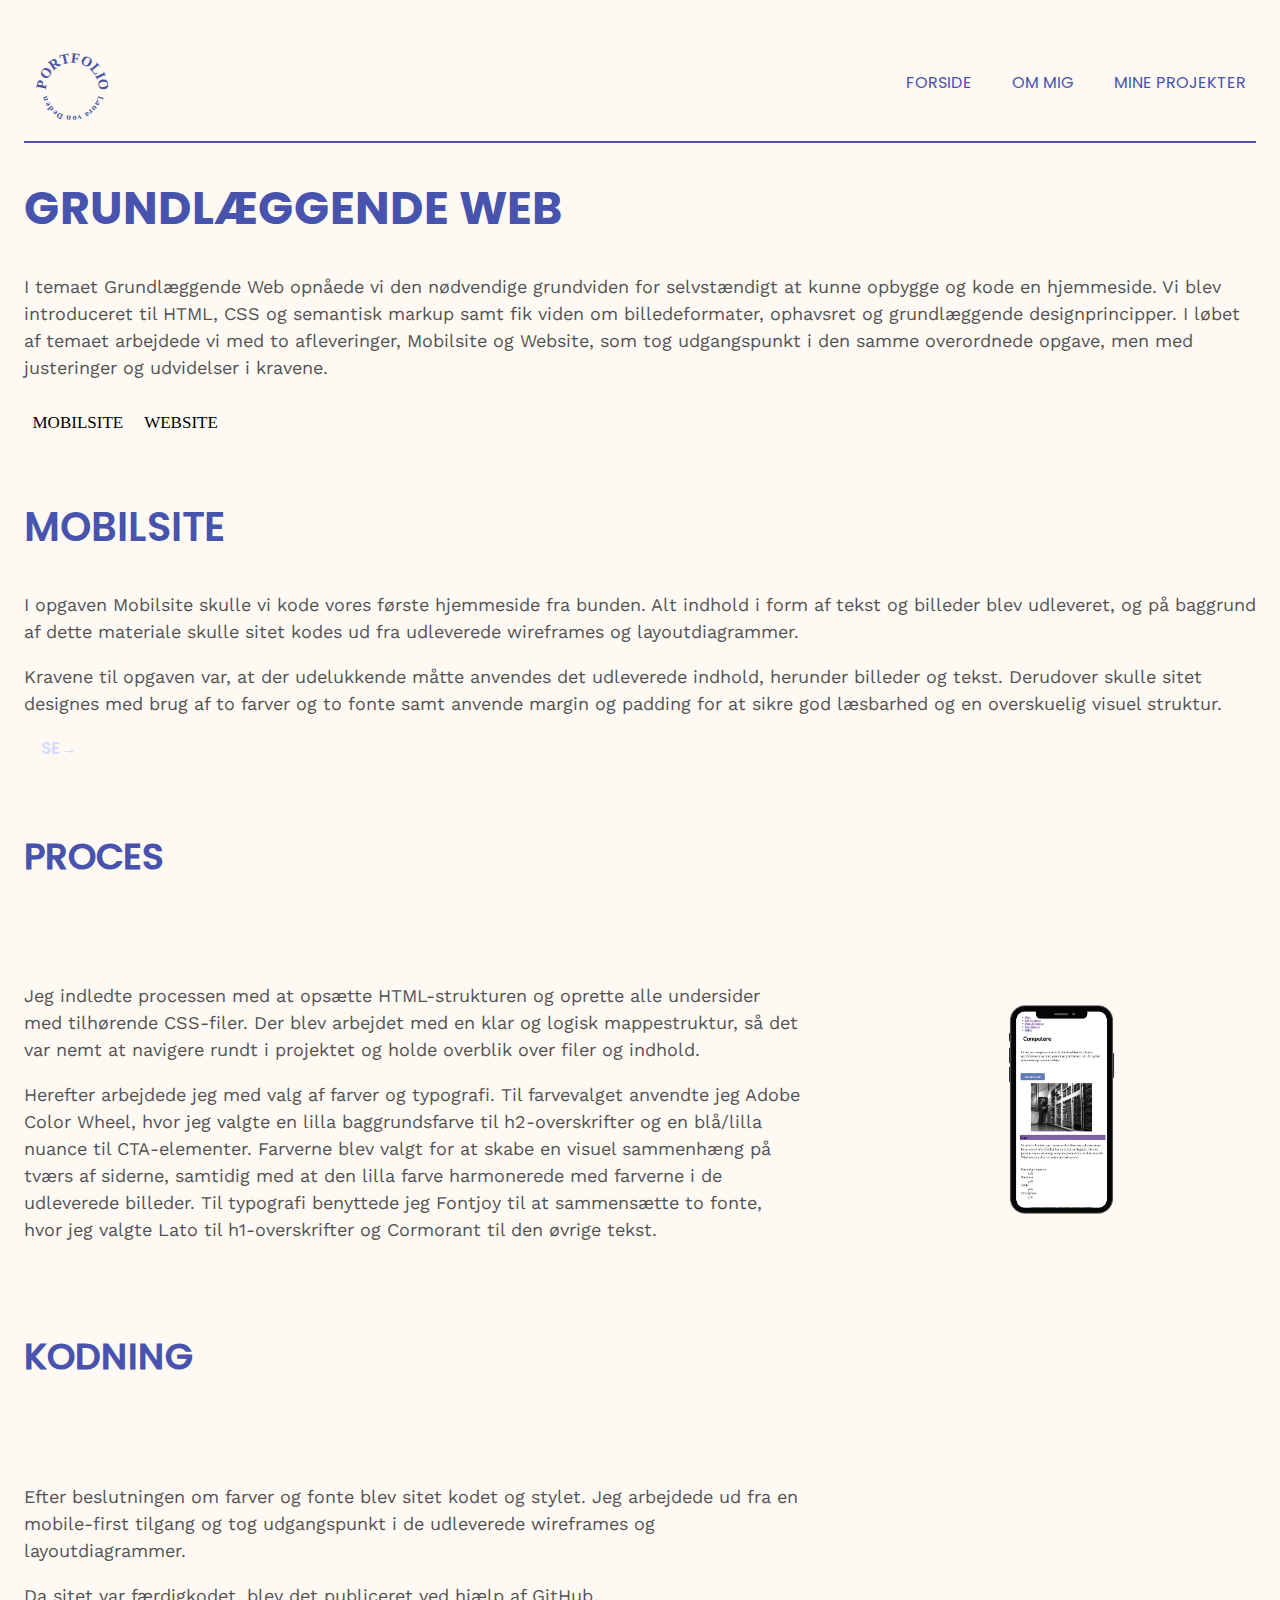
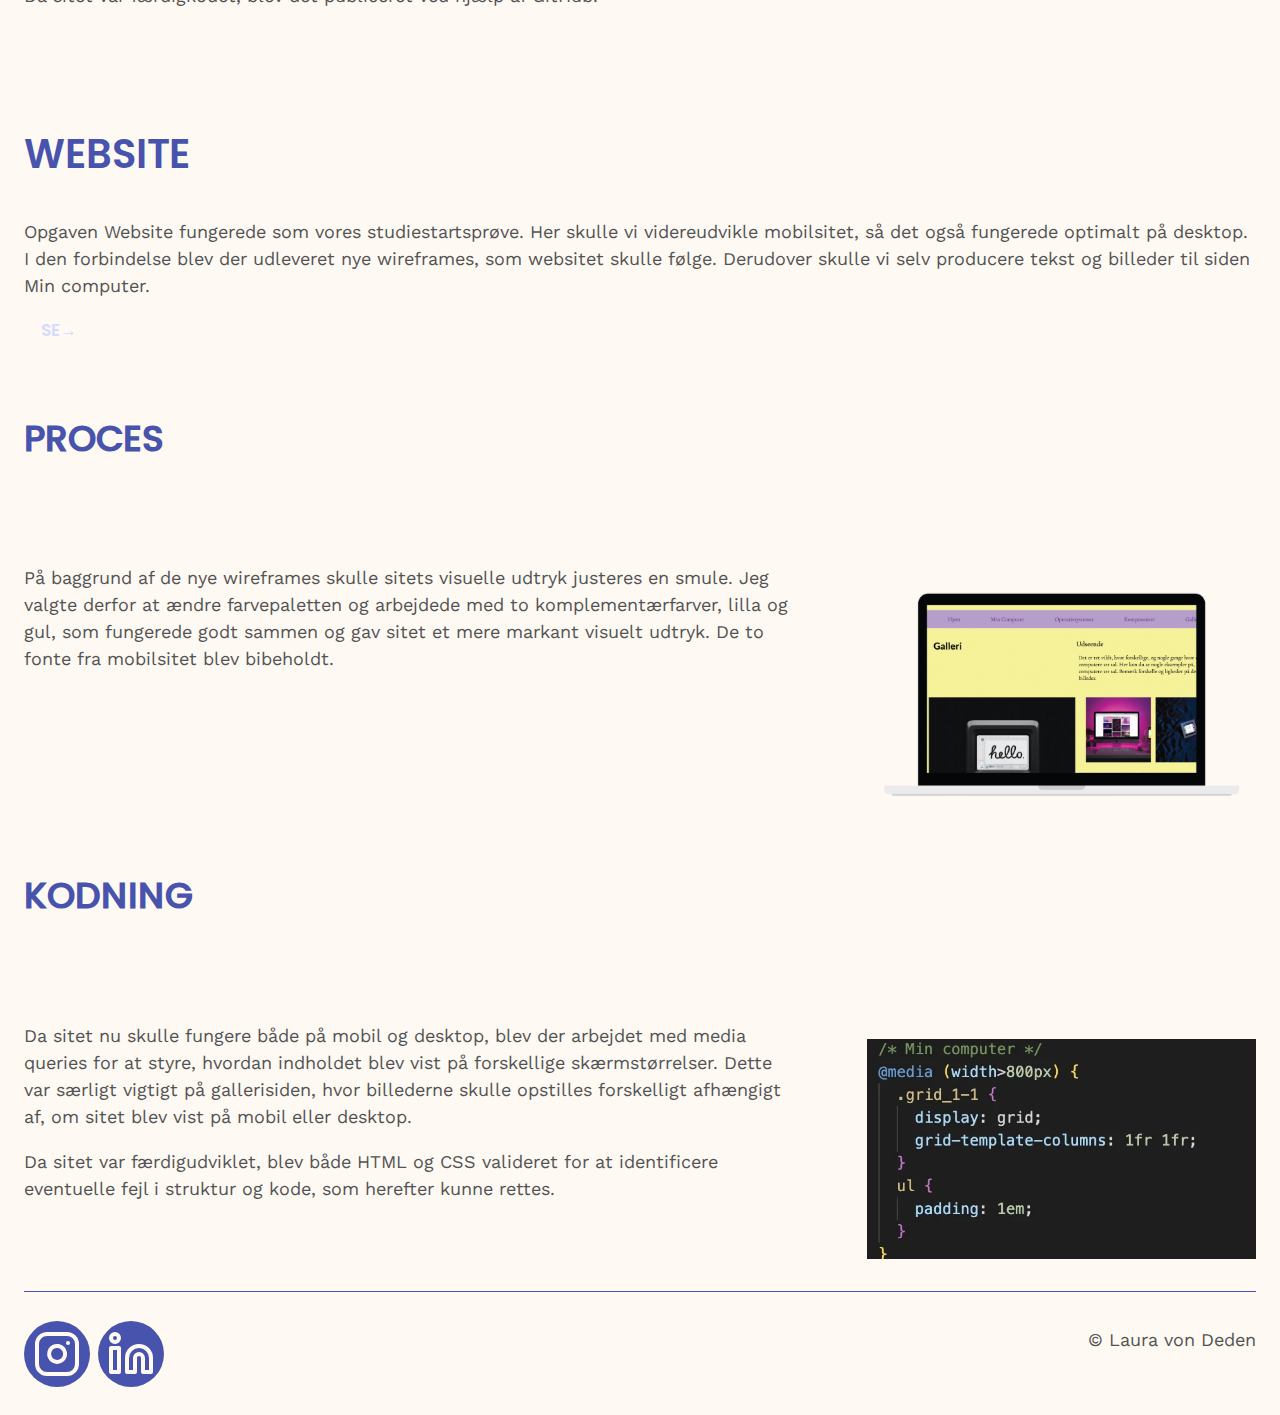
<file: web.html>
<!DOCTYPE html>
<html lang="da">
  <head>
    <meta charset="UTF-8" />
    <meta name="viewport" content="width=device-width, initial-scale=1.0" />
    <meta name="robots" content="noindex" />
    <link rel="stylesheet" href="CSS/custom.css" />
    <link rel="stylesheet" href="CSS/fonts.css" />
    <link rel="stylesheet" href="CSS/generel.css" />
    <link rel="stylesheet" href="CSS/layout.css" />
    <link rel="stylesheet" href="CSS/burger.css" />
    <link rel="icon" type="image/svg+xml" href="imgs/favicon.svg" />
    <title>Grundlæggende Web</title>
  </head>
  <body>
    <header>
      <div id="logotype-wrapper" class="logo">
        <a href="index.html"><img id="logo_mobile" src="imgs/logo_mobile.svg" alt="logo_mobile" /><img id="logo_desktop" src="imgs/logo_desktop.svg" alt="logo_desktop" /></a>
      </div>
      <nav>
        <ul class="menu">
          <li><a href="index.html">FORSIDE</a></li>
          <li><a href="ommig.html">OM MIG</a></li>
          <li><a href="mineprojekter.html">MINE PROJEKTER</a></li>
        </ul>
        <button class="burger">
          <span class="line"></span>
          <span class="line"></span>
          <span class="line"></span>
        </button>
      </nav>
    </header>
    <main>
      <h1>GRUNDLÆGGENDE WEB</h1>
      <p>
        I temaet Grundlæggende Web opnåede vi den nødvendige grundviden for selvstændigt at kunne opbygge og kode en hjemmeside. Vi blev introduceret til HTML, CSS og semantisk markup samt fik viden om billedeformater, ophavsret og grundlæggende
        designprincipper. I løbet af temaet arbejdede vi med to afleveringer, Mobilsite og Website, som tog udgangspunkt i den samme overordnede opgave, men med justeringer og udvidelser i kravene.
      </p>
      <div class="scroll">
        <a class="scroll_btn" href="#mobilsite">MOBILSITE</a>
        <a class="scroll_btn" href="#website">WEBSITE</a>
      </div>
      <section class="intro">
        <h2 id="mobilsite">MOBILSITE</h2>
        <p>I opgaven Mobilsite skulle vi kode vores første hjemmeside fra bunden. Alt indhold i form af tekst og billeder blev udleveret, og på baggrund af dette materiale skulle sitet kodes ud fra udleverede wireframes og layoutdiagrammer.</p>
        <p>
          Kravene til opgaven var, at der udelukkende måtte anvendes det udleverede indhold, herunder billeder og tekst. Derudover skulle sitet designes med brug af to farver og to fonte samt anvende margin og padding for at sikre god læsbarhed og en
          overskuelig visuel struktur.
        </p>
        <a class="cta_btn" href="https://lauradeden.github.io/mobilsitee/" target="_blank">SE→</a>
      </section>
      <h3>PROCES</h3>
      <section class="sectiongrid2_1">
        <div>
          <p>
            Jeg indledte processen med at opsætte HTML-strukturen og oprette alle undersider med tilhørende CSS-filer. Der blev arbejdet med en klar og logisk mappestruktur, så det var nemt at navigere rundt i projektet og holde overblik over filer
            og indhold.
          </p>
          <p>
            Herefter arbejdede jeg med valg af farver og typografi. Til farvevalget anvendte jeg Adobe Color Wheel, hvor jeg valgte en lilla baggrundsfarve til h2-overskrifter og en blå/lilla nuance til CTA-elementer. Farverne blev valgt for at skabe
            en visuel sammenhæng på tværs af siderne, samtidig med at den lilla farve harmonerede med farverne i de udleverede billeder. Til typografi benyttede jeg Fontjoy til at sammensætte to fonte, hvor jeg valgte Lato til h1-overskrifter og
            Cormorant til den øvrige tekst.
          </p>
        </div>
        <img src="imgs/mobil_proces.webp" alt="Mobil proces" />
      </section>
      <h3>KODNING</h3>
      <section class="sectiongrid2_1">
        <div>
          <p>Efter beslutningen om farver og fonte blev sitet kodet og stylet. Jeg arbejdede ud fra en mobile-first tilgang og tog udgangspunkt i de udleverede wireframes og layoutdiagrammer.</p>
          <p>Da sitet var færdigkodet, blev det publiceret ved hjælp af GitHub.</p>
        </div>
      </section>
      <section class="intro">
        <h2 id="website">WEBSITE</h2>
        <p>
          Opgaven Website fungerede som vores studiestartsprøve. Her skulle vi videreudvikle mobilsitet, så det også fungerede optimalt på desktop. I den forbindelse blev der udleveret nye wireframes, som websitet skulle følge. Derudover skulle vi
          selv producere tekst og billeder til siden Min computer.
        </p>
        <a class="cta_btn" href="https://lauradeden.github.io/website/" target="_blank">SE→</a>
      </section>
      <h3>PROCES</h3>
      <section class="sectiongrid2_1">
        <div>
          <p>
            På baggrund af de nye wireframes skulle sitets visuelle udtryk justeres en smule. Jeg valgte derfor at ændre farvepaletten og arbejdede med to komplementærfarver, lilla og gul, som fungerede godt sammen og gav sitet et mere markant
            visuelt udtryk. De to fonte fra mobilsitet blev bibeholdt.
          </p>
        </div>
        <img src="imgs/website_proces.webp" alt="website proces" />
      </section>
      <h3>KODNING</h3>
      <section class="sectiongrid2_1">
        <div>
          <p>
            Da sitet nu skulle fungere både på mobil og desktop, blev der arbejdet med media queries for at styre, hvordan indholdet blev vist på forskellige skærmstørrelser. Dette var særligt vigtigt på gallerisiden, hvor billederne skulle opstilles
            forskelligt afhængigt af, om sitet blev vist på mobil eller desktop.
          </p>
          <p>Da sitet var færdigudviklet, blev både HTML og CSS valideret for at identificere eventuelle fejl i struktur og kode, som herefter kunne rettes.</p>
        </div>
        <img src="imgs/website_kodning.webp" alt="website kodning" />
      </section>
    </main>
    <footer>
      <div class="footer_links">
        <a href="https://www.instagram.com/lauradeden/" target="_blank"><img src="imgs/instagram.svg" alt="Instagram link" /></a>
        <a href="https://www.linkedin.com/in/laura-von-deden-5b04ab214/" target="_blank"><img src="imgs/linkedin.svg" alt="LinkedIn link" /></a>
      </div>
      <p>&#169; Laura von Deden</p>
    </footer>
  </body>
</html>
<script src="JS/burger.js"></script>
</file>
<file: CSS/custom.css>
html {
  /* Baggrundsfarve */
  --color-bg: #fef9f3;

  /* Tekst og overskrifter */
  --color-text: #535353;
  --color-headline: #4853ad;
  --color-name: #d3dbff;

  /* Farver */
  --color-cta: #4853ad;
  --color-border: #4853ad;
  --color-cta: #d3dbff;
  --color-cta-inverted: #4853ad;
}
/* Fonts + størrelser Desktop */
@media (width>700px) {
  .hero_h {
    font-family: "Poppins ExtraBold";
    font-size: 6rem;
    color: var(--color-headline);
  }
  .hero_name {
    font-family: "Lora";
    font-size: 2.25rem;
    color: var(--color-name);
  }
  h1 {
    font-family: "Poppins Bold";
    font-size: 2.875rem;
    color: var(--color-headline);
  }
  h2 {
    font-family: "Poppins SemiBold";
    font-size: 2.5rem;
    color: var(--color-headline);
  }
  h3 {
    font-family: "Poppins Medium";
    font-size: 2.25rem;
    color: var(--color-headline);
  }
  h4 {
    font-family: "Poppins Regular";
    font-size: 1.875rem;
    color: var(--color-headline);
  }
  p {
    font-family: "WorkSans";
    font-size: 1.125rem;
    color: var(--color-text);
    line-height: 1.5em;
  }
  .cta_btn {
    font-family: "Poppins SemiBold";
    font-size: 1.0625rem;
    color: var(--color-cta);
  }
}
/* Fonts og størrelser mobile  */
@media (max-width: 700px) {
  .hero_h {
    font-family: "Poppins ExtraBold";
    font-size: 2.5rem;
    color: var(--color-headline);
  }
  .hero_name {
    font-family: "Lora";
    font-size: 1rem;
    color: var(--color-name);
  }
  h1 {
    font-family: "Poppins Bold";
    font-size: 2.25rem;
    color: var(--color-headline);
    padding-top: 1em;
  }
  h2 {
    font-family: "Poppins SemiBold";
    font-size: 1.75rem;
    color: var(--color-headline);
  }
  h3 {
    font-family: "Poppins Medium";
    font-size: 1.5rem;
    color: var(--color-headline);
  }
  h4 {
    font-family: "Poppins Regular";
    font-size: 1.25rem;
    color: var(--color-headline);
  }
  p {
    font-family: "WorkSans";
    font-size: 0.875rem;
    color: var(--color-text);
    line-height: 1.5em;
  }
  .cta_btn {
    font-family: "Poppins SemiBold";
    font-size: 0.8125rem;
    color: var(--color-cta);
  }
}
</file>
<file: CSS/fonts.css>
/* Fonts */
/* Hero H */
@font-face {
  font-family: "Poppins ExtraBold";
  src: url("../fonts/Poppins-ExtraBold.woff2");
  font-style: normal;
}
/* Hero navn */
@font-face {
  font-family: "Lora";
  src: url("../fonts/Lora-Italic-VariableFont_wght.woff2");
  font-style: italic;
}

/* H1 */
@font-face {
  font-family: "Poppins Bold";
  src: url("../fonts/Poppins-Bold.woff2");
  font-style: normal;
}

/* H2 + btn */
@font-face {
  font-family: "Poppins SemiBold";
  src: url("../fonts/Poppins-SemiBold.woff2");
  font-style: normal;
}

/* H3 */
@font-face {
  font-family: "Poppins Medium";
  src: url("../fonts/Poppins-Medium.woff2");
  font-style: normal;
}

/* H4 + nav */
@font-face {
  font-family: "Poppins Regular";
  src: url("../fonts/Poppins-Regular.woff2");
  font-style: normal;
}

/* Tekst - P */
@font-face {
  font-family: "WorkSans";
  src: url("../fonts/WorkSans-VariableFont_wght.woff2");
  font-style: normal;
}
</file>
<file: CSS/generel.css>
body {
  margin: 1.5em;
  background-color: var(--color-bg);
}
a {
  text-decoration: none;
}
img {
  width: 100%;
}
footer {
  display: flex;
  flex-direction: row;
  justify-content: space-between;
  border-top: 1px solid var(--color-border);
  padding-top: 1em;
  .footer_links {
    display: flex;
    column-gap: 0.5em;
  }
}
section {
  padding: 2em 0;
}
div {
  padding-top: 0.8em;
}
</file>
<file: CSS/layout.css>
/* Forside */
.hero_section {
  margin: 0;
  border-bottom: 0;
  img {
    width: 100%;
  }
}
@media (min-width: 500px) and (max-width: 900px) {
  .sectiongrid1_1 {
    padding: 4em;
    .card {
      h2 {
        font-size: 2rem;
        margin: 0;
        text-align: center;
      }
    }
  }
}
@media (max-width: 500px) {
  .sectiongrid1_1 {
    padding: 4em;
    .card {
      h2 {
        margin: 0;
        text-align: center;
      }
    }
  }
}
@media (width>900px) {
  .sectiongrid1_1 {
    display: grid;
    grid-template-columns: 1fr 1fr;
    column-gap: 2em;
    .card {
      h2 {
        margin: 1;
      }
      img {
        margin-bottom: 1em;
      }
    }
  }
}
@media (max-width: 700px) {
  .hero_h {
    position: absolute;
    right: 38%;
    bottom: 60%;
    padding: 2.5rem;
    transform: translate(50%, 50%);
  }
  .hero_name {
    position: absolute;
    right: 35%;
    bottom: 58%;
    padding: 2.5rem;
    transform: translate(50%, 50%);
    text-align: center;
  }
}
@media (width>700px) {
  .hero_h {
    position: absolute;
    right: 15%;
    bottom: 33%;
    padding: 2.5rem;
  }
  .hero_name {
    position: absolute;
    right: 22%;
    bottom: 41%;
  }
  .sectiongrid1_1 {
    margin-top: 3em;
  }
}

/* Om mig */
@media (width>700px) {
  .ommig {
    display: grid;
    justify-content: center;
    padding: 0 4em;
    p {
      grid-row: 2;
      margin: 2em 4em;
    }
  }
  #ommig {
    margin: 0 3em;
    width: 50%;
    place-self: center;
  }
}

/* Mine projekter */
@media (max-width: 700px) {
  .projekt_btn {
    min-width: 150px;
    padding: 1em 0.5em;
    margin: 1.5em 0;
    h2 {
      font-size: 1rem;
    }
  }
}
@media (width>700px) {
  .projekter {
    padding: 2em 30px;
    place-self: center;
  }
  .projekt_btn {
    min-width: 400px;
    max-width: 700px;
    padding: 1em 0.5em;
    margin: 2em;
    h2 {
      font-size: 1.5rem;
    }
  }
}

/* Projekter */
@media (max-width: 700px) {
  a.scroll_btn {
    font-size: 0.8125rem;
    padding: 0.5em 1em;
  }
  a.cta_btn {
    font-size: 0.8125rem;
    padding: 0.5em 1em;
    margin-bottom: 1em;
  }
}
@media (width>700px) {
  a.scroll_btn {
    font-size: 1.0625rem;
    padding: 0.8em 0.5em;
  }
  a.cta_btn {
    font-size: 1.0625rem;
    padding: 0.8em 1em;
    margin-bottom: 1em;
    margin-right: 4em;
  }
  .sectiongrid2_1 {
    display: grid;
    grid-template-columns: 2fr 1fr;
    column-gap: 4em;
    margin-top: 1em;
    img {
      padding-top: 3em;
      width: 100%;
    }
  }
  .intro {
    margin-bottom: 2em;
  }
}
</file>
<file: CSS/burger.css>
header {
  position: sticky;
  top: 0;
  display: flex;
  z-index: 20;
  justify-content: space-between;
  align-items: center;
  border-bottom: 2px solid var(--color-border);
  margin: 0;
  background-color: var(--color-bg);
}

.logo img {
  height: 100px;
}

nav {
  display: flex;
  align-items: center;
}
a {
  text-decoration: none;
  color: inherit;
}

.menu {
  display: flex;
  list-style: none;
  margin: 0;
  padding: 0;
  gap: 20px;
}

.menu a {
  display: block;
  padding: 10px;
  text-decoration: none;
  transition: color 0.3s;
}

.menu a:hover {
  color: var(--color-section2);
}
.menu a.active {
  color: var(--color-section2);
}

.burger {
  width: 30px;
  height: 20px;
  cursor: pointer;
  justify-self: center;
}

.burger .line {
  display: block;
  width: 30px;
  height: 3px;
  background-color: var(--color-headline);
  margin-bottom: 5px;
  transition: 0.2s linear;
  z-index: 10;
}
.burger {
  display: none;
}
.burgerbooking {
  display: none;
}
@media screen and (width < 700px) {
  #logo_mobil {
    width: 100%;
  }
  #logo_desktop {
    display: none;
  }
  .menu {
    display: none;
  }
  .burger {
    display: block;
    background-color: transparent;
    border: 0;
  }
  .burger.active .line:nth-child(1) {
    transform: rotate(45deg) translate(5px, 5px);
    transition: 0.2s linear;
  }

  .burger.active .line:nth-child(2) {
    opacity: 0;
    transition: 0.15s linear;
  }

  .burger.active .line:nth-child(3) {
    transform: rotate(-45deg) translate(7px, -7px);
    transition: 0.2s linear;
  }

  nav.active .menu {
    display: block;
    background-color: var(--color-bg);
    border-radius: 8px;
    border: 2px solid #4853ad;
    position: absolute;
    top: 94px;
    left: 0;
    width: 100%;
    box-shadow: 0 10px 10px rgba(0, 4, 4, 0.1);
    z-index: 1;
  }

  nav.active .menu li {
    margin: 10px 20px;
  }

  nav.active .menu a {
    font-size: 1.25rem;
    color: var(--color-headline);
    font-family: "Poppins Regular";
    align-items: center;
    place-self: center;
  }
}
@media (width>700px) {
  #logo_mobile {
    display: none;
  }
  #logo_desktop {
    width: 100%;
  }
  ul li {
    font-family: "Poppins Regular";
    color: var(--color-headline);
  }
}
</file>
